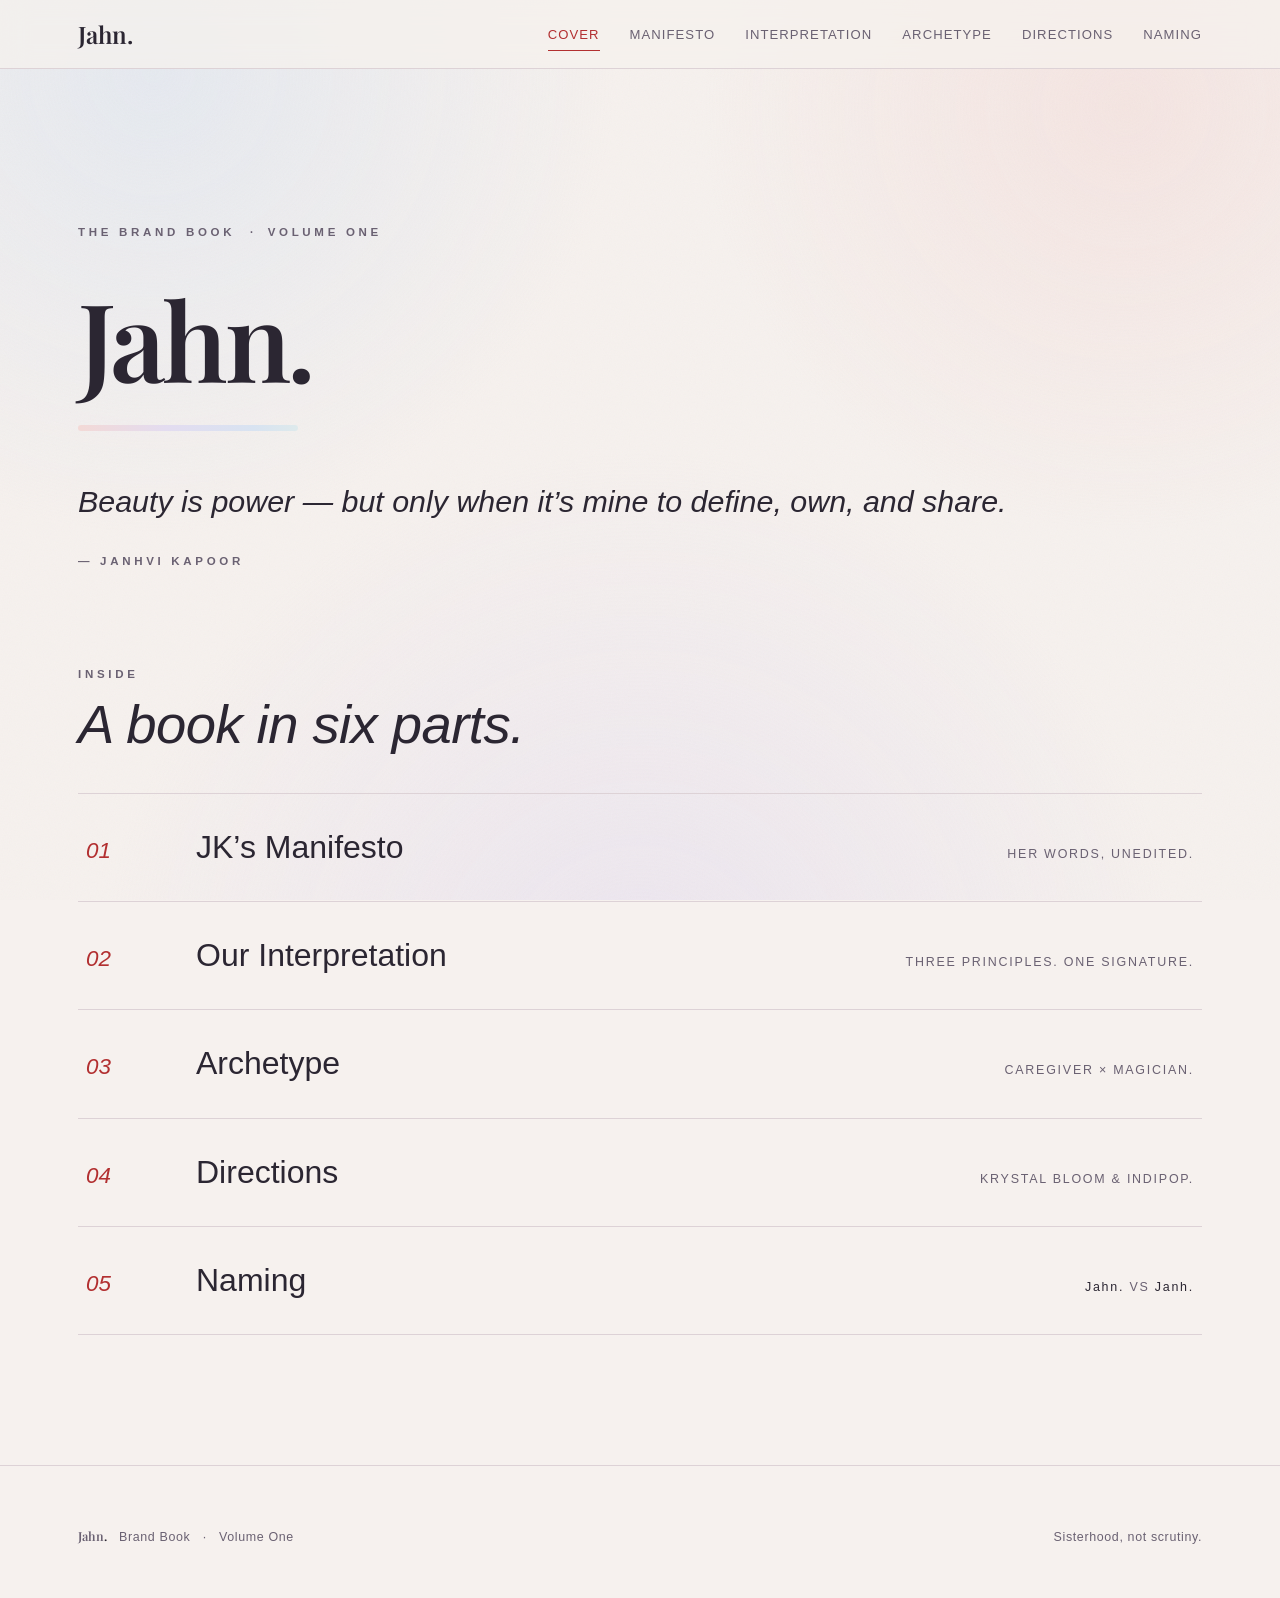
<file: index.html>
<!doctype html>
<html lang="en">
<head>
  <meta charset="utf-8" />
  <meta name="viewport" content="width=device-width,initial-scale=1" />
  <title>Jahn. — Brand Book</title>
  <meta name="description" content="The Jahn. brand book. A beauty brand built around sisterhood, transparency, and quiet magic." />
  <link rel="stylesheet" href="styles.css" />
</head>
<body>

  <header class="nav">
    <div class="wrap nav-inner">
      <a href="index.html" class="brand">Jahn<span class="dot">.</span></a>
      <button class="nav-toggle" aria-label="Menu">☰</button>
      <nav class="nav-links">
        <a href="index.html">Cover</a>
        <a href="manifesto.html">Manifesto</a>
        <a href="interpretation.html">Interpretation</a>
        <a href="archetype.html">Archetype</a>
        <a href="directions.html">Directions</a>
        <a href="naming.html">Naming</a>
      </nav>
    </div>
  </header>

  <main>

    <section class="hero">
      <div class="wrap">
        <div class="cover-meta reveal">
          <span class="eyebrow">The Brand Book</span>
          <span class="cover-meta-dot">·</span>
          <span class="eyebrow">Volume One</span>
        </div>

        <h1 class="display cover-mark wordmark reveal">
          Jahn<span class="dot">.</span>
        </h1>

        <div class="prism cover-prism reveal" aria-hidden="true"></div>

        <p class="lead measure reveal">
          Beauty is power — but only when it’s mine to define,
          own, and share.
        </p>

        <p class="cover-attrib eyebrow reveal">— Janhvi Kapoor</p>
      </div>
    </section>

    <section class="cover-toc">
      <div class="wrap">
        <div class="section-head reveal">
          <span class="eyebrow">Inside</span>
          <h2 class="serif-italic">A book in six parts.</h2>
        </div>

        <ol class="toc reveal">
          <li>
            <a href="manifesto.html">
              <span class="toc-num">01</span>
              <span class="toc-title">JK’s Manifesto</span>
              <span class="toc-note">Her words, unedited.</span>
            </a>
          </li>
          <li>
            <a href="interpretation.html">
              <span class="toc-num">02</span>
              <span class="toc-title">Our Interpretation</span>
              <span class="toc-note">Three principles. One signature.</span>
            </a>
          </li>
          <li>
            <a href="archetype.html">
              <span class="toc-num">03</span>
              <span class="toc-title">Archetype</span>
              <span class="toc-note">Caregiver × Magician.</span>
            </a>
          </li>
          <li>
            <a href="directions.html">
              <span class="toc-num">04</span>
              <span class="toc-title">Directions</span>
              <span class="toc-note">Krystal Bloom &amp; IndiPop.</span>
            </a>
          </li>
          <li>
            <a href="naming.html">
              <span class="toc-num">05</span>
              <span class="toc-title">Naming</span>
              <span class="toc-note"><span class="wordmark">Jahn<span class="dot">.</span></span> vs <span class="wordmark">Janh<span class="dot">.</span></span></span>
            </a>
          </li>
        </ol>
      </div>
    </section>

  </main>

  <footer class="foot">
    <div class="wrap foot-inner">
      <small><span class="wordmark">Jahn<span class="dot">.</span></span> &nbsp; Brand Book &nbsp; · &nbsp; Volume One</small>
      <small>Sisterhood, not scrutiny.</small>
    </div>
  </footer>

  <script src="app.js"></script>
</body>
</html>
</file>
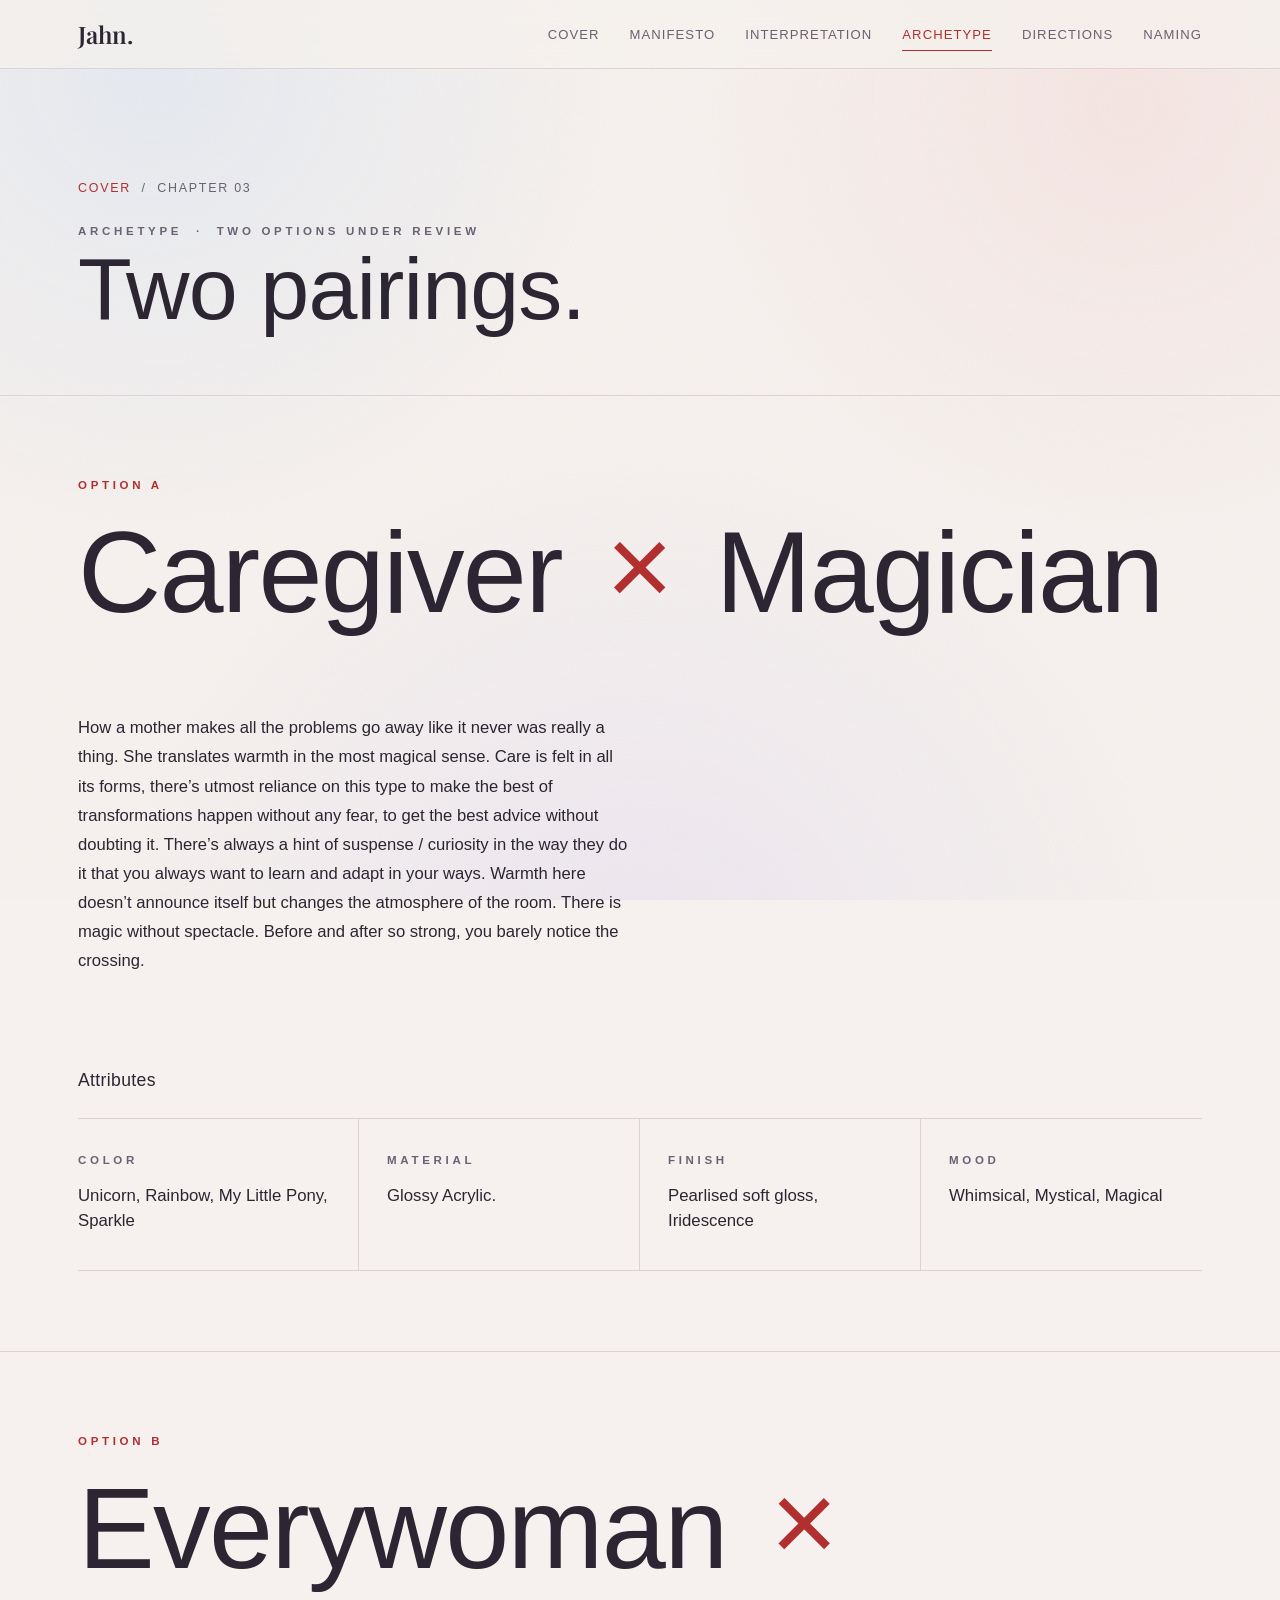
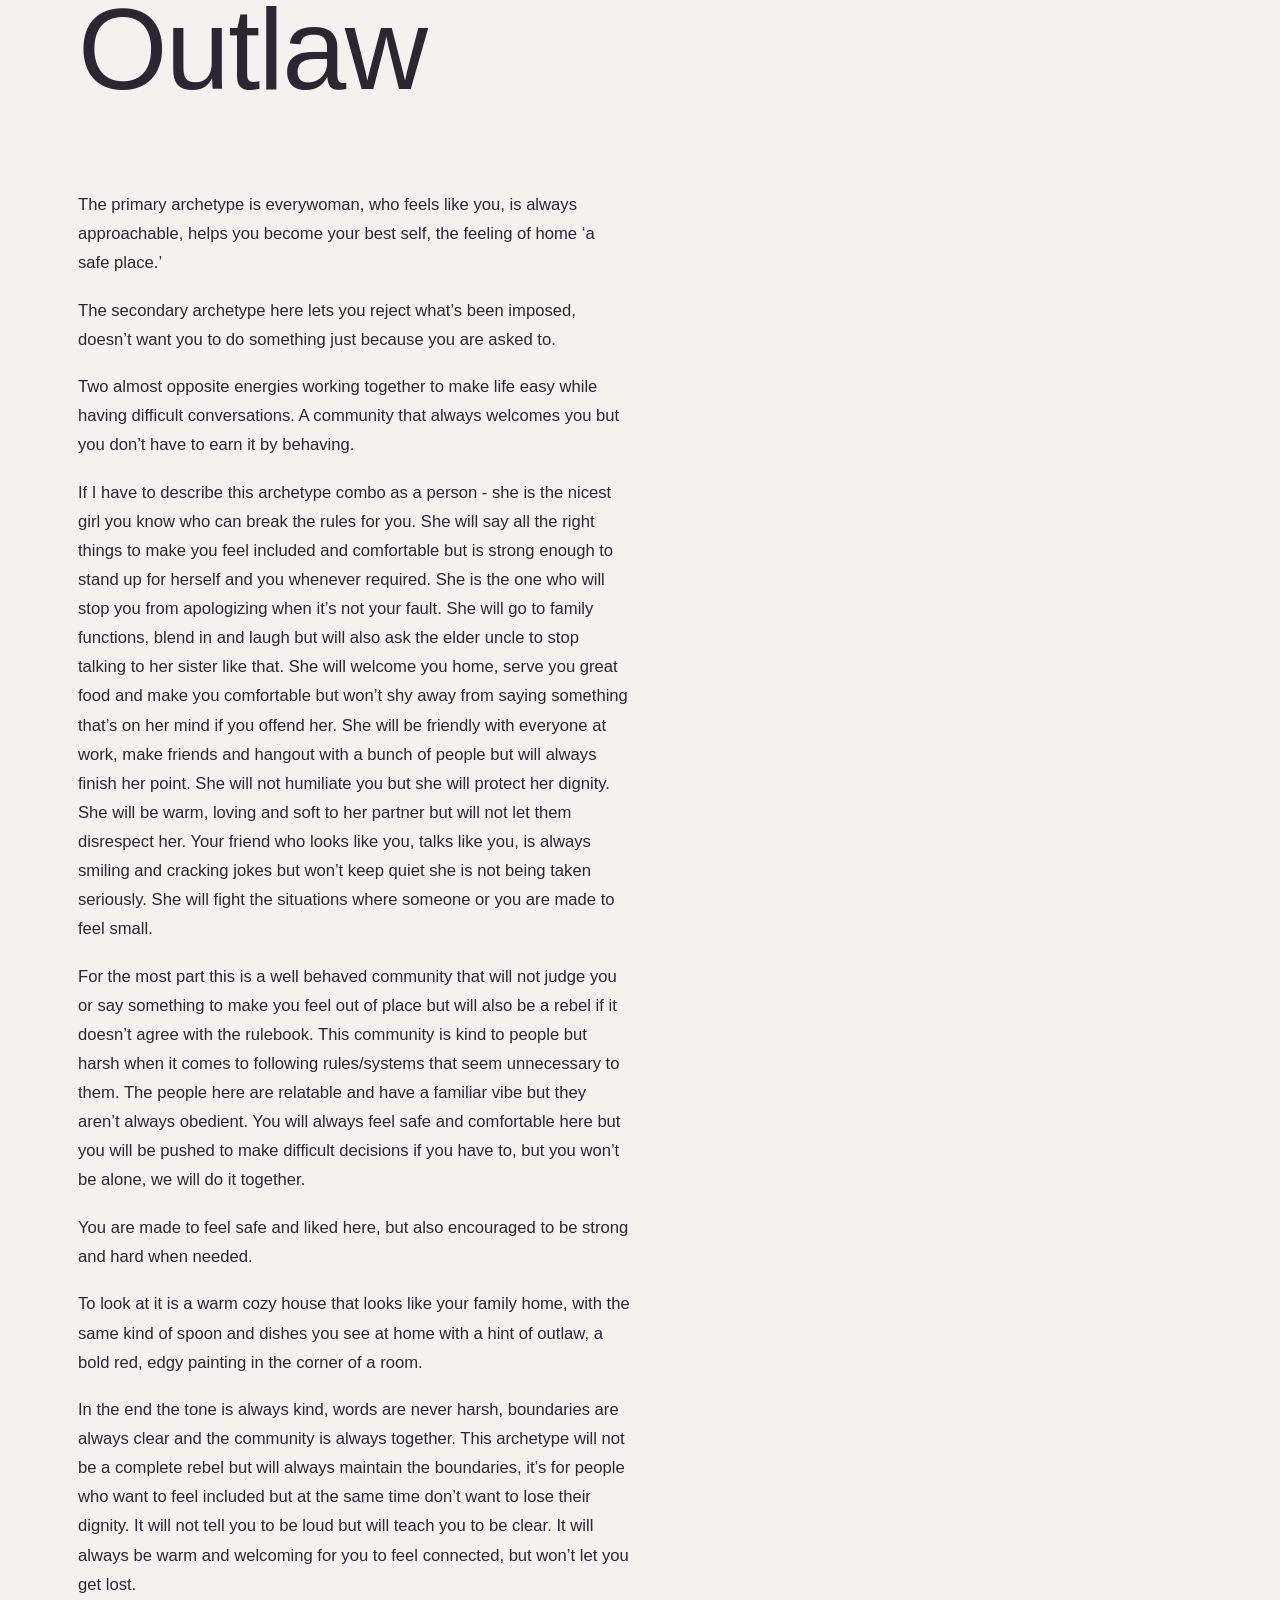
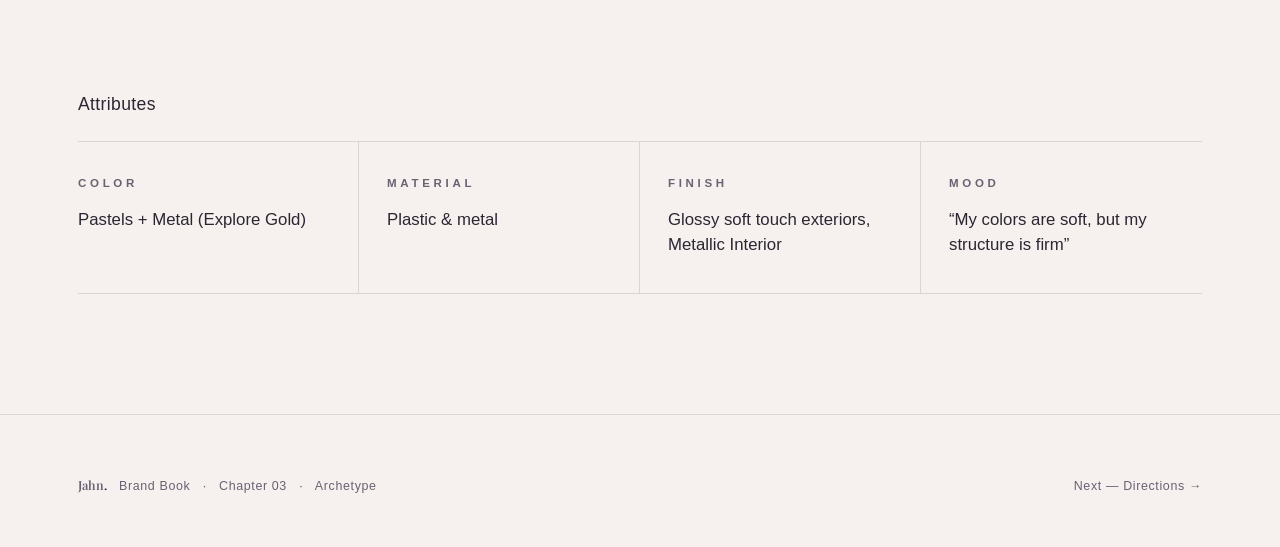
<file: archetype.html>
<!doctype html>
<html lang="en">
<head>
  <meta charset="utf-8" />
  <meta name="viewport" content="width=device-width,initial-scale=1" />
  <title>Archetype — Jahn.</title>
  <meta name="description" content="Two archetype pairings under review for Jahn." />
  <link rel="stylesheet" href="styles.css" />
</head>
<body>

  <header class="nav">
    <div class="wrap nav-inner">
      <a href="index.html" class="brand">Jahn<span class="dot">.</span></a>
      <button class="nav-toggle" aria-label="Menu">☰</button>
      <nav class="nav-links">
        <a href="index.html">Cover</a>
        <a href="manifesto.html">Manifesto</a>
        <a href="interpretation.html">Interpretation</a>
        <a href="archetype.html">Archetype</a>
        <a href="directions.html">Directions</a>
        <a href="naming.html">Naming</a>
      </nav>
    </div>
  </header>

  <main>

    <section class="page-intro">
      <div class="wrap">
        <p class="crumbs reveal"><a href="index.html">Cover</a> &nbsp;/&nbsp; Chapter 03</p>
        <span class="eyebrow reveal">Archetype &nbsp;·&nbsp; Two options under review</span>
        <h1 class="display reveal">Two pairings.</h1>
      </div>
    </section>

    <hr class="divider" />

    <!-- Option A -->
    <section class="archetype-option">
      <div class="wrap">
        <span class="eyebrow option-label reveal">Option A</span>
        <h2 class="display archetype-display reveal">
          Caregiver <span class="red archetype-cross">×</span> Magician
        </h2>
      </div>
    </section>

    <section class="interp-block">
      <div class="wrap">
        <div class="measure reveal">
          <p>How a mother makes all the problems go away like it never was really a thing. She translates warmth in the most magical sense. Care is felt in all its forms, there’s utmost reliance on this type to make the best of transformations happen without any fear, to get the best advice without doubting it. There’s always a hint of suspense / curiosity in the way they do it that you always want to learn and adapt in your ways. Warmth here doesn’t announce itself but changes the atmosphere of the room. There is magic without spectacle. Before and after so strong, you barely notice the crossing.</p>
        </div>
      </div>
    </section>

    <section class="attributes-section">
      <div class="wrap">
        <div class="section-head reveal">
          <h3>Attributes</h3>
        </div>

        <dl class="attributes reveal">
          <div class="attr">
            <dt class="eyebrow">Color</dt>
            <dd>Unicorn, Rainbow, My Little Pony, Sparkle</dd>
          </div>
          <div class="attr">
            <dt class="eyebrow">Material</dt>
            <dd>Glossy Acrylic.</dd>
          </div>
          <div class="attr">
            <dt class="eyebrow">Finish</dt>
            <dd>Pearlised soft gloss, Iridescence</dd>
          </div>
          <div class="attr">
            <dt class="eyebrow">Mood</dt>
            <dd>Whimsical, Mystical, Magical</dd>
          </div>
        </dl>
      </div>
    </section>

    <hr class="divider" />

    <!-- Option B -->
    <section class="archetype-option">
      <div class="wrap">
        <span class="eyebrow option-label reveal">Option B</span>
        <h2 class="display archetype-display reveal">
          Everywoman <span class="red archetype-cross">×</span> Outlaw
        </h2>
      </div>
    </section>

    <section class="interp-block">
      <div class="wrap">
        <div class="measure reveal">
          <p>The primary archetype is everywoman, who feels like you, is always approachable, helps you become your best self, the feeling of home ‘a safe place.’</p>

          <p>The secondary archetype here lets you reject what’s been imposed, doesn’t want you to do something just because you are asked to.</p>

          <p>Two almost opposite energies working together to make life easy while having difficult conversations. A community that always welcomes you but you don’t have to earn it by behaving.</p>

          <p>If I have to describe this archetype combo as a person - she is the nicest girl you know who can break the rules for you. She will say all the right things to make you feel included and comfortable but is strong enough to stand up for herself and you whenever required. She is the one who will stop you from apologizing when it’s not your fault. She will go to family functions, blend in and laugh but will also ask the elder uncle to stop talking to her sister like that. She will welcome you home, serve you great food and make you comfortable but won’t shy away from saying something that’s on her mind if you offend her. She will be friendly with everyone at work, make friends and hangout with a bunch of people but will always finish her point. She will not humiliate you but she will protect her dignity. She will be warm, loving and soft to her partner but will not let them disrespect her. Your friend who looks like you, talks like you, is always smiling and cracking jokes but won’t keep quiet she is not being taken seriously. She will fight the situations where someone or you are made to feel small.</p>

          <p>For the most part this is a well behaved community that will not judge you or say something to make you feel out of place but will also be a rebel if it doesn’t agree with the rulebook. This community is kind to people but harsh when it comes to following rules/systems that seem unnecessary to them. The people here are relatable and have a familiar vibe but they aren’t always obedient. You will always feel safe and comfortable here but you will be pushed to make difficult decisions if you have to, but you won’t be alone, we will do it together.</p>

          <p>You are made to feel safe and liked here, but also encouraged to be strong and hard when needed.</p>

          <p>To look at it is a warm cozy house that looks like your family home, with the same kind of spoon and dishes you see at home with a hint of outlaw, a bold red, edgy painting in the corner of a room.</p>

          <p>In the end the tone is always kind, words are never harsh, boundaries are always clear and the community is always together. This archetype will not be a complete rebel but will always maintain the boundaries, it’s for people who want to feel included but at the same time don’t want to lose their dignity. It will not tell you to be loud but will teach you to be clear. It will always be warm and welcoming for you to feel connected, but won’t let you get lost.</p>
        </div>
      </div>
    </section>

    <section class="attributes-section">
      <div class="wrap">
        <div class="section-head reveal">
          <h3>Attributes</h3>
        </div>

        <dl class="attributes reveal">
          <div class="attr">
            <dt class="eyebrow">Color</dt>
            <dd>Pastels + Metal (Explore Gold)</dd>
          </div>
          <div class="attr">
            <dt class="eyebrow">Material</dt>
            <dd>Plastic &amp; metal</dd>
          </div>
          <div class="attr">
            <dt class="eyebrow">Finish</dt>
            <dd>Glossy soft touch exteriors, Metallic Interior</dd>
          </div>
          <div class="attr">
            <dt class="eyebrow">Mood</dt>
            <dd>“My colors are soft, but my structure is firm”</dd>
          </div>
        </dl>
      </div>
    </section>

  </main>

  <footer class="foot">
    <div class="wrap foot-inner">
      <small><span class="wordmark">Jahn<span class="dot">.</span></span> &nbsp; Brand Book &nbsp; · &nbsp; Chapter 03 &nbsp; · &nbsp; Archetype</small>
      <small><a href="directions.html">Next — Directions →</a></small>
    </div>
  </footer>

  <script src="app.js"></script>
</body>
</html>
</file>
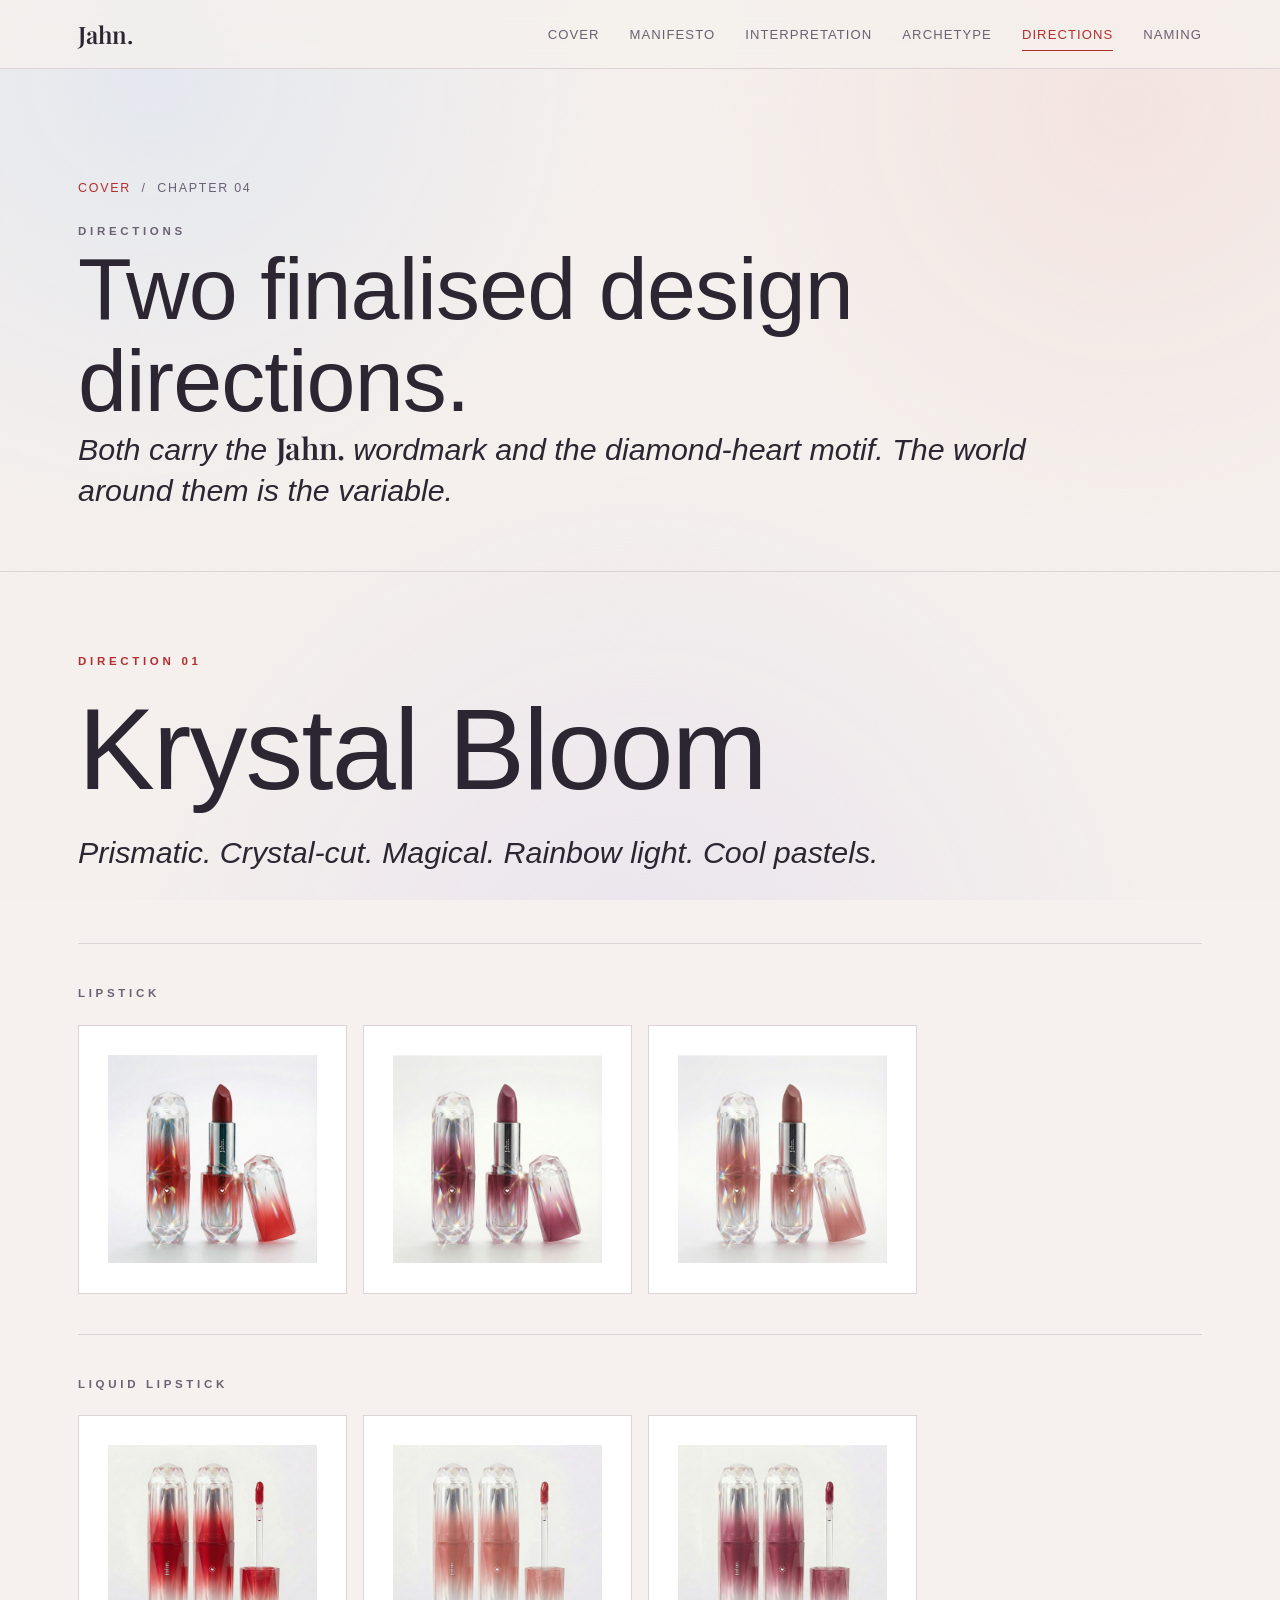
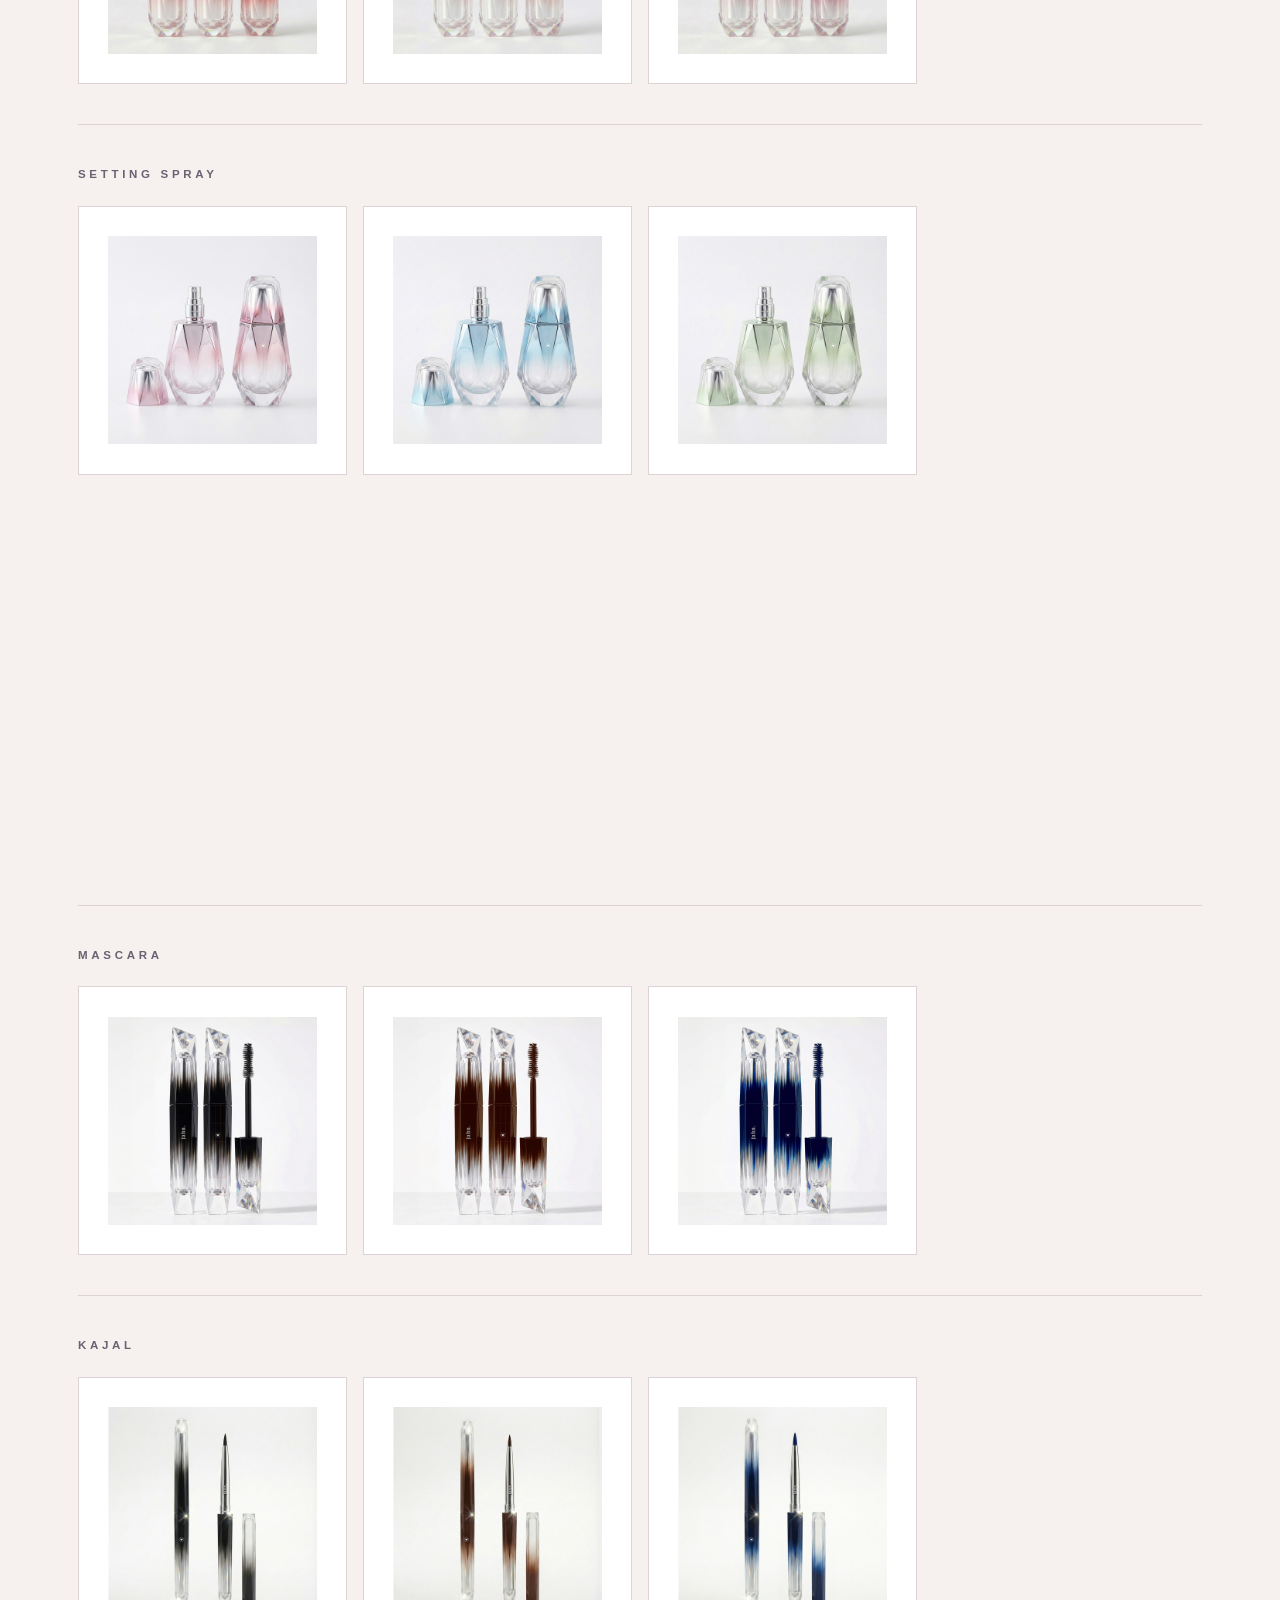
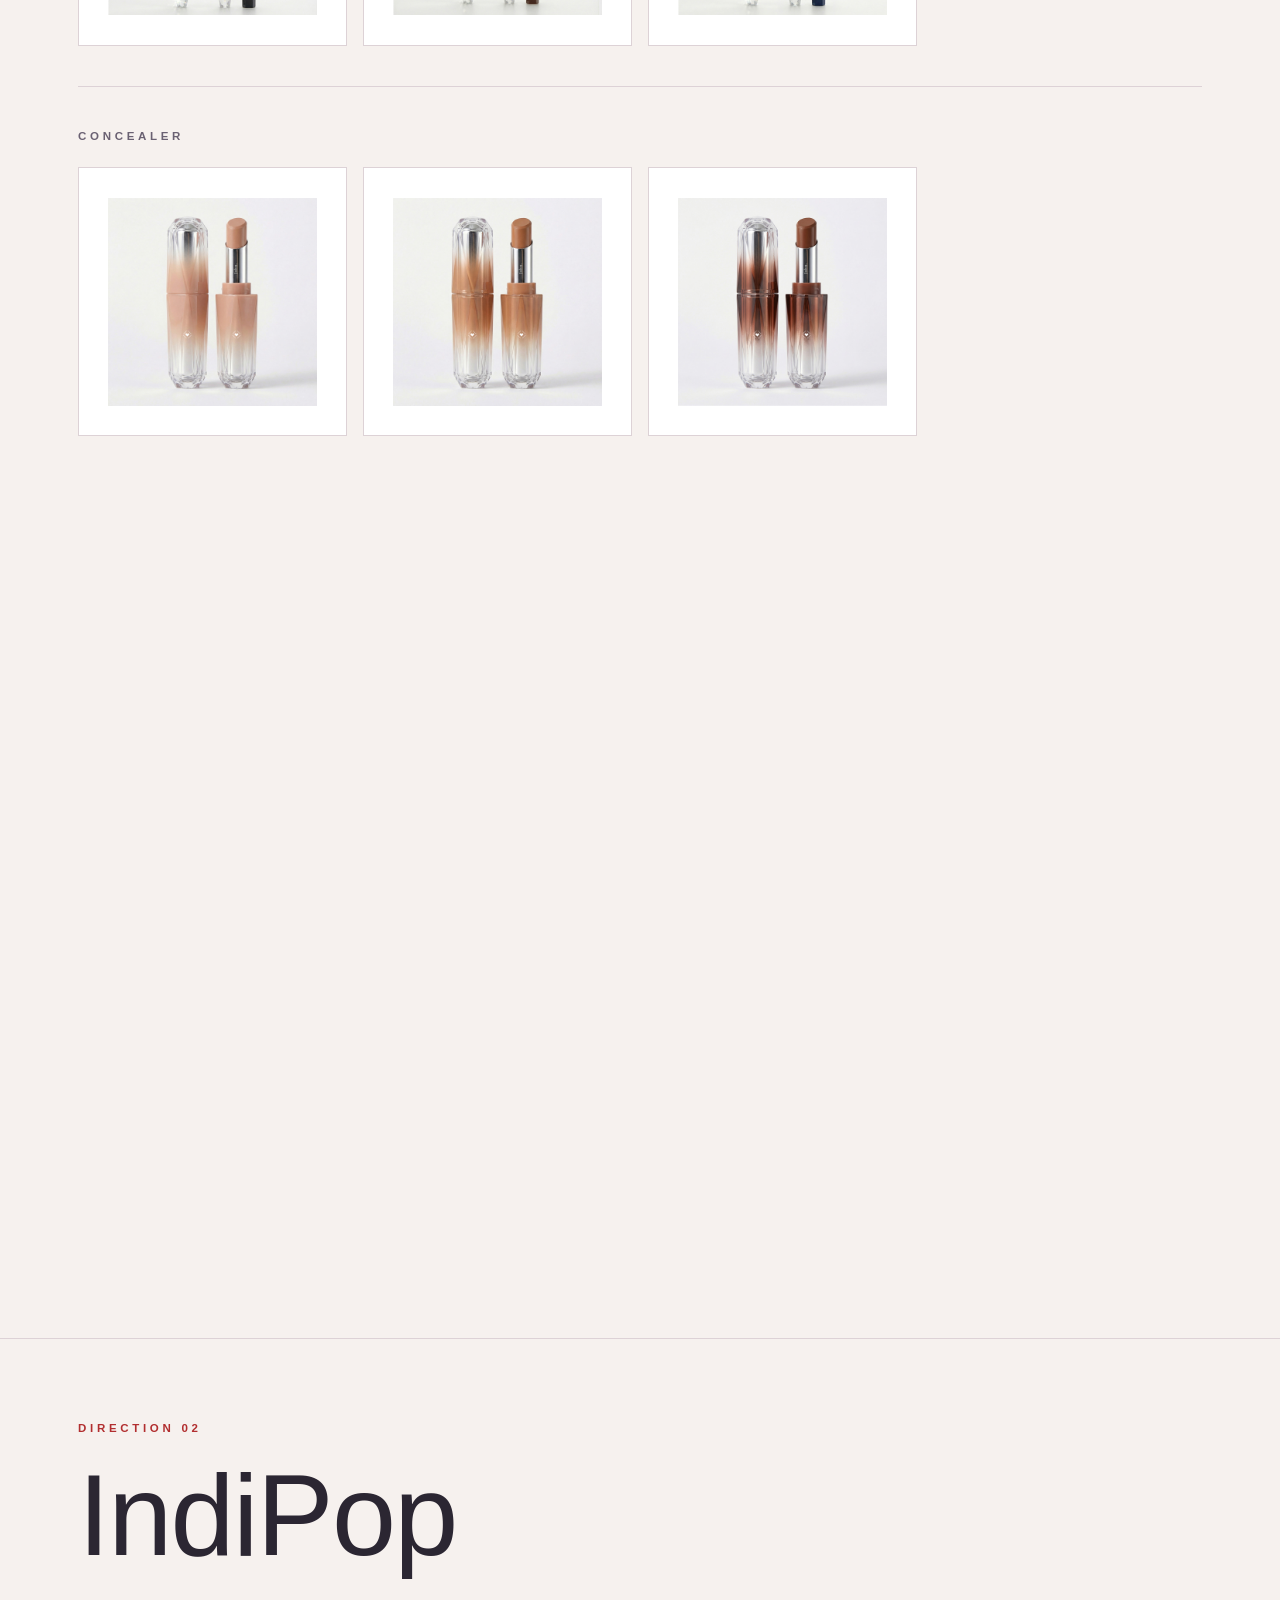
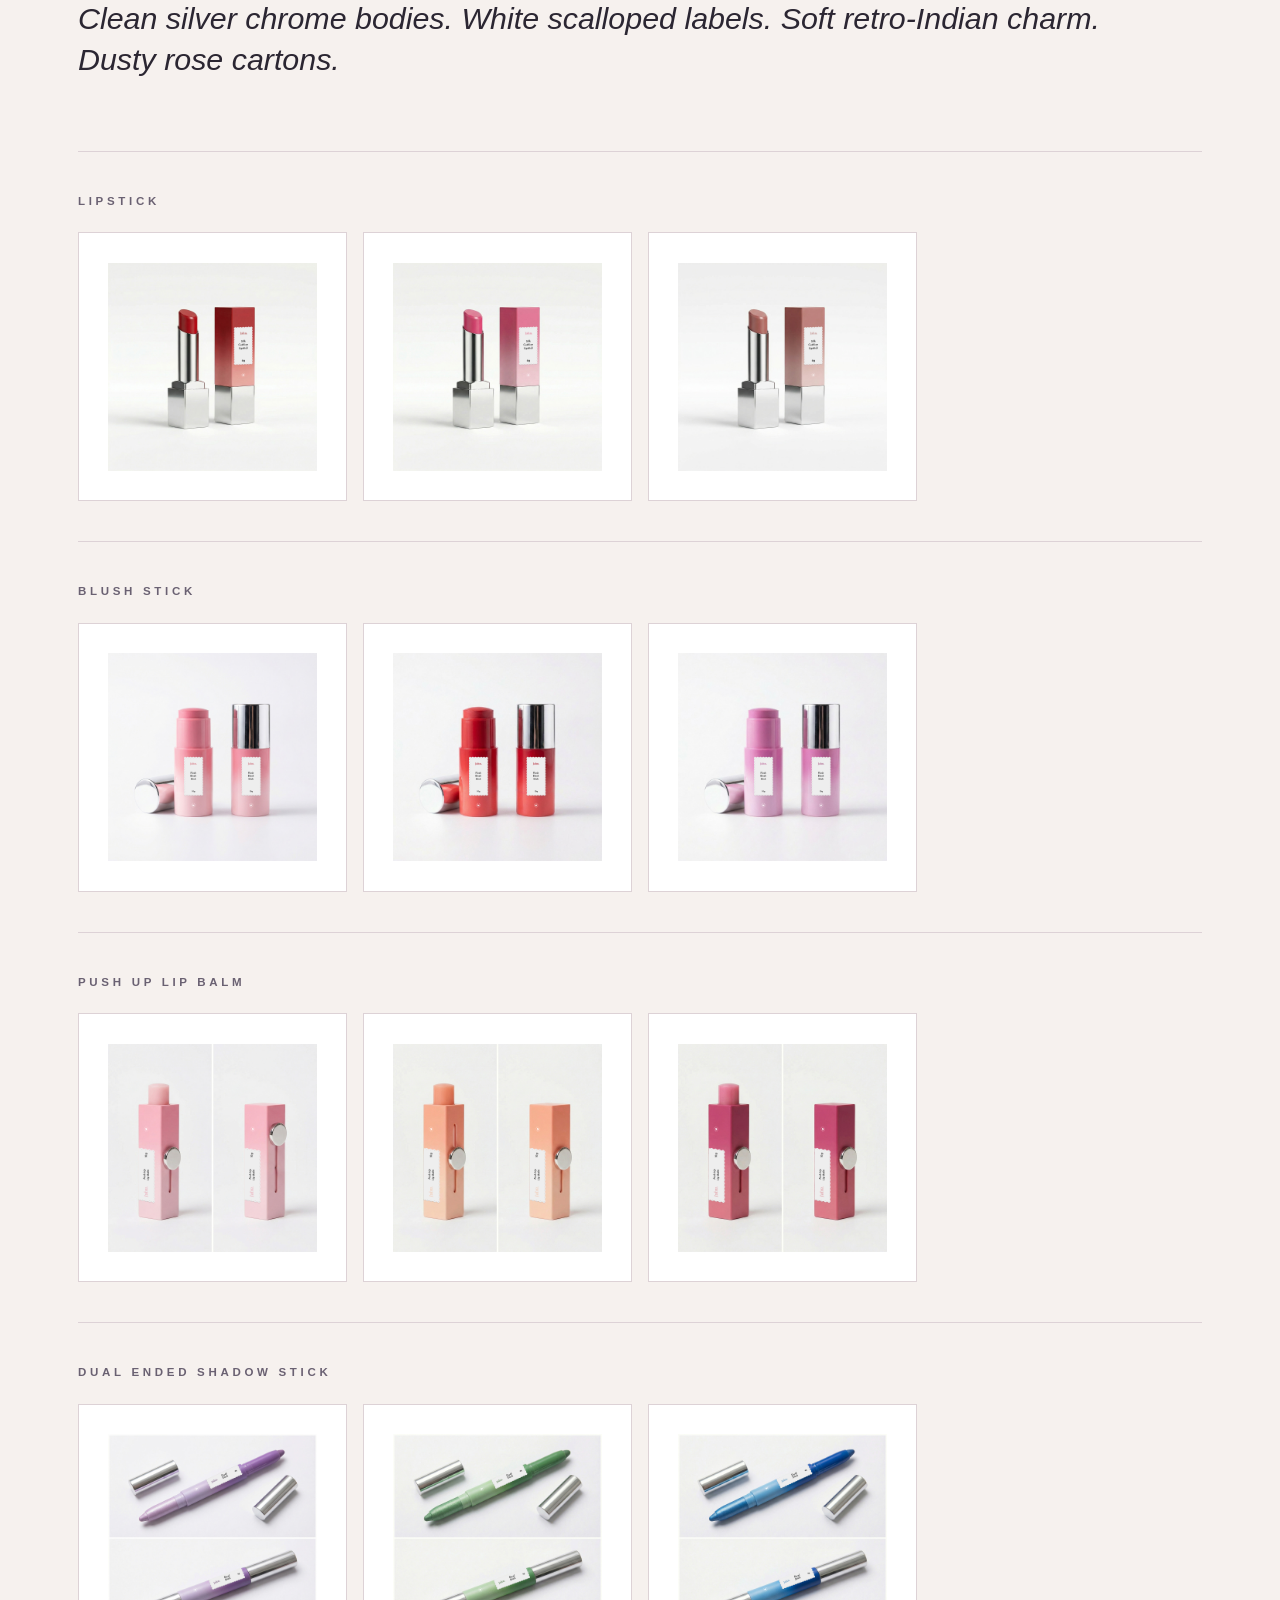
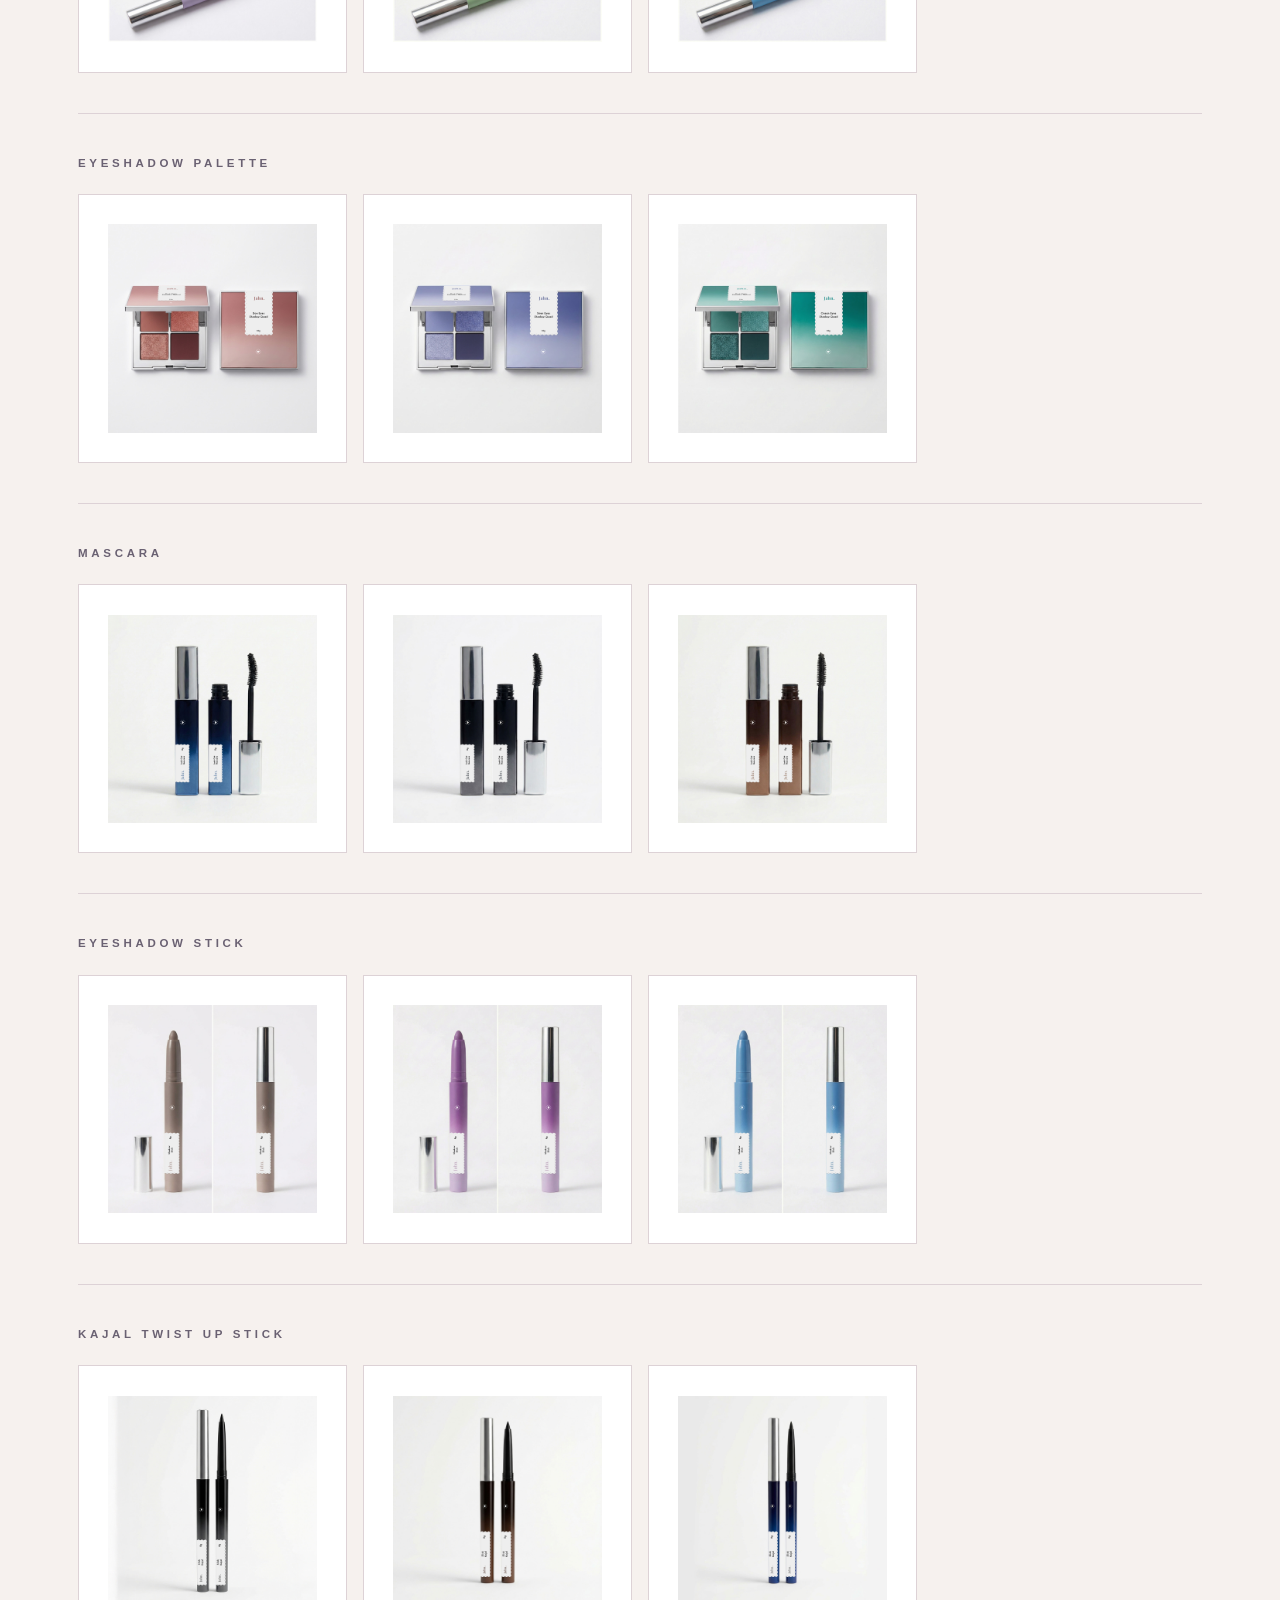
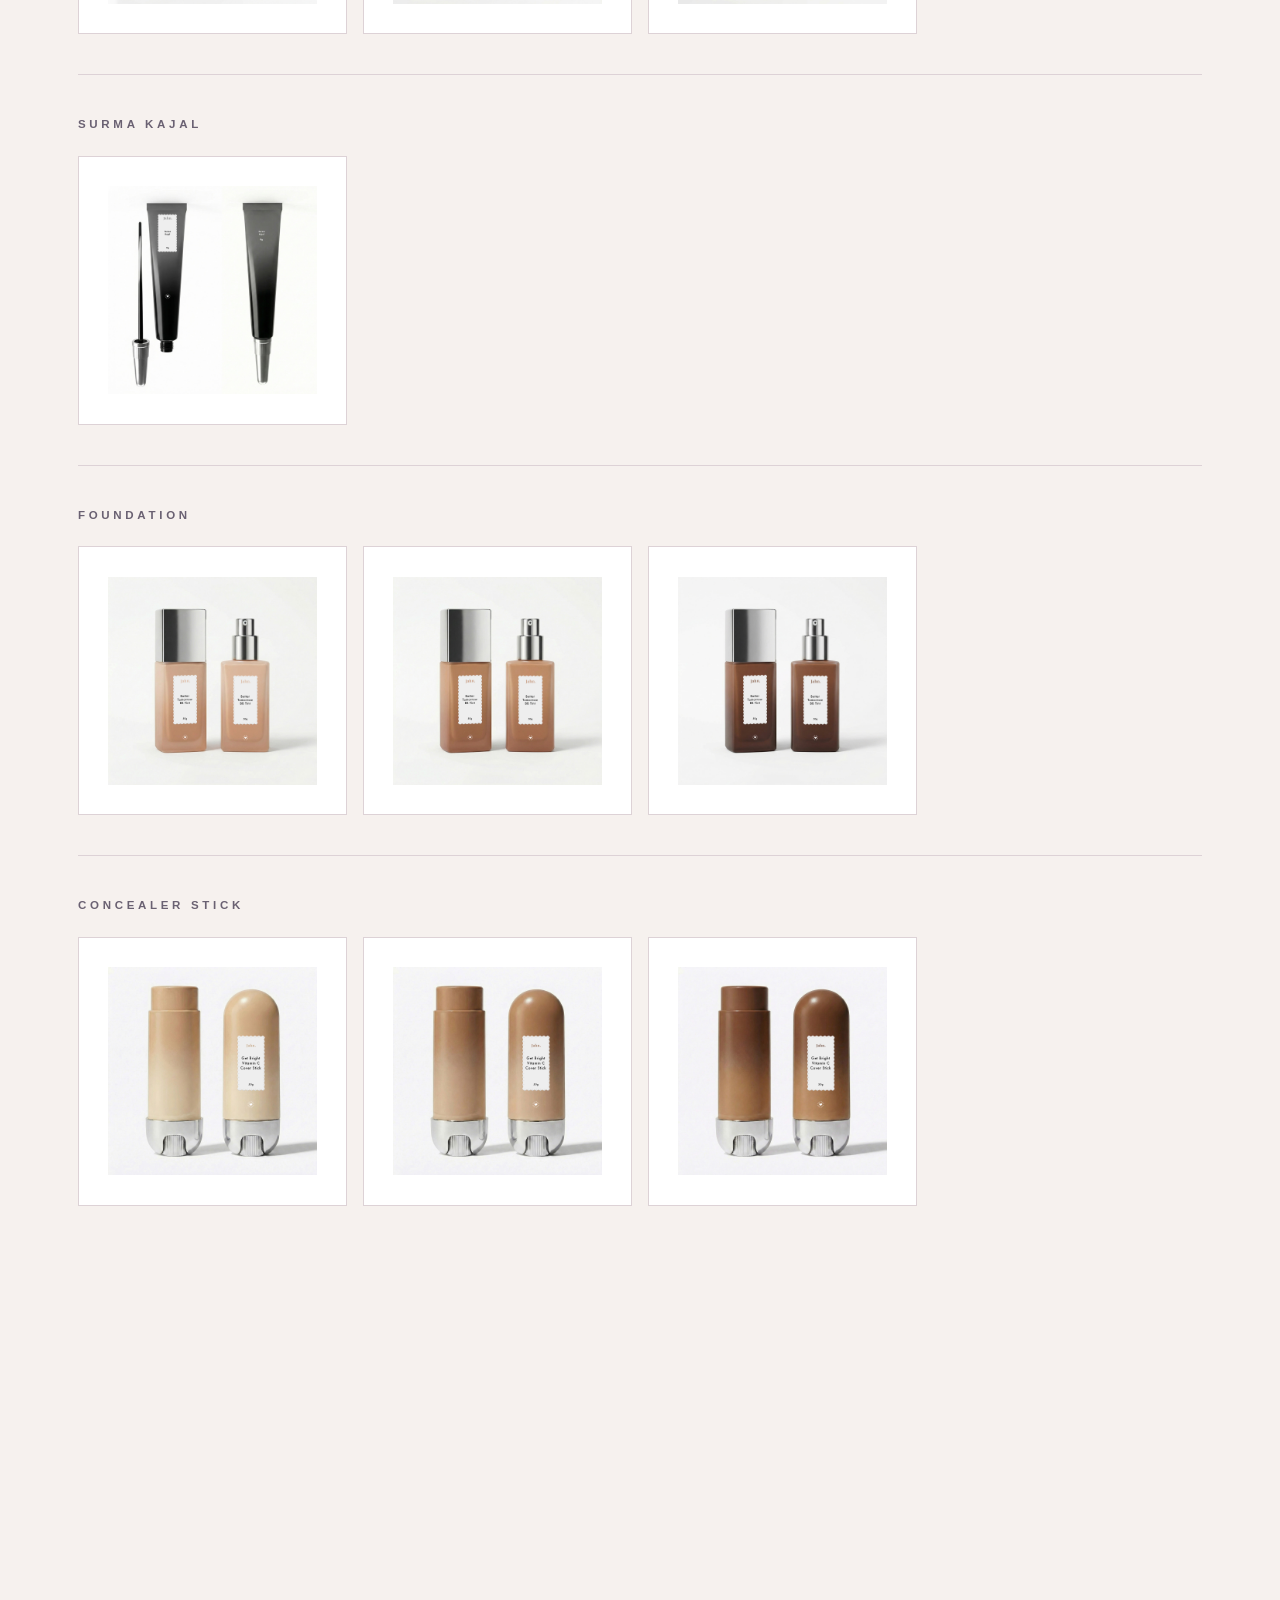
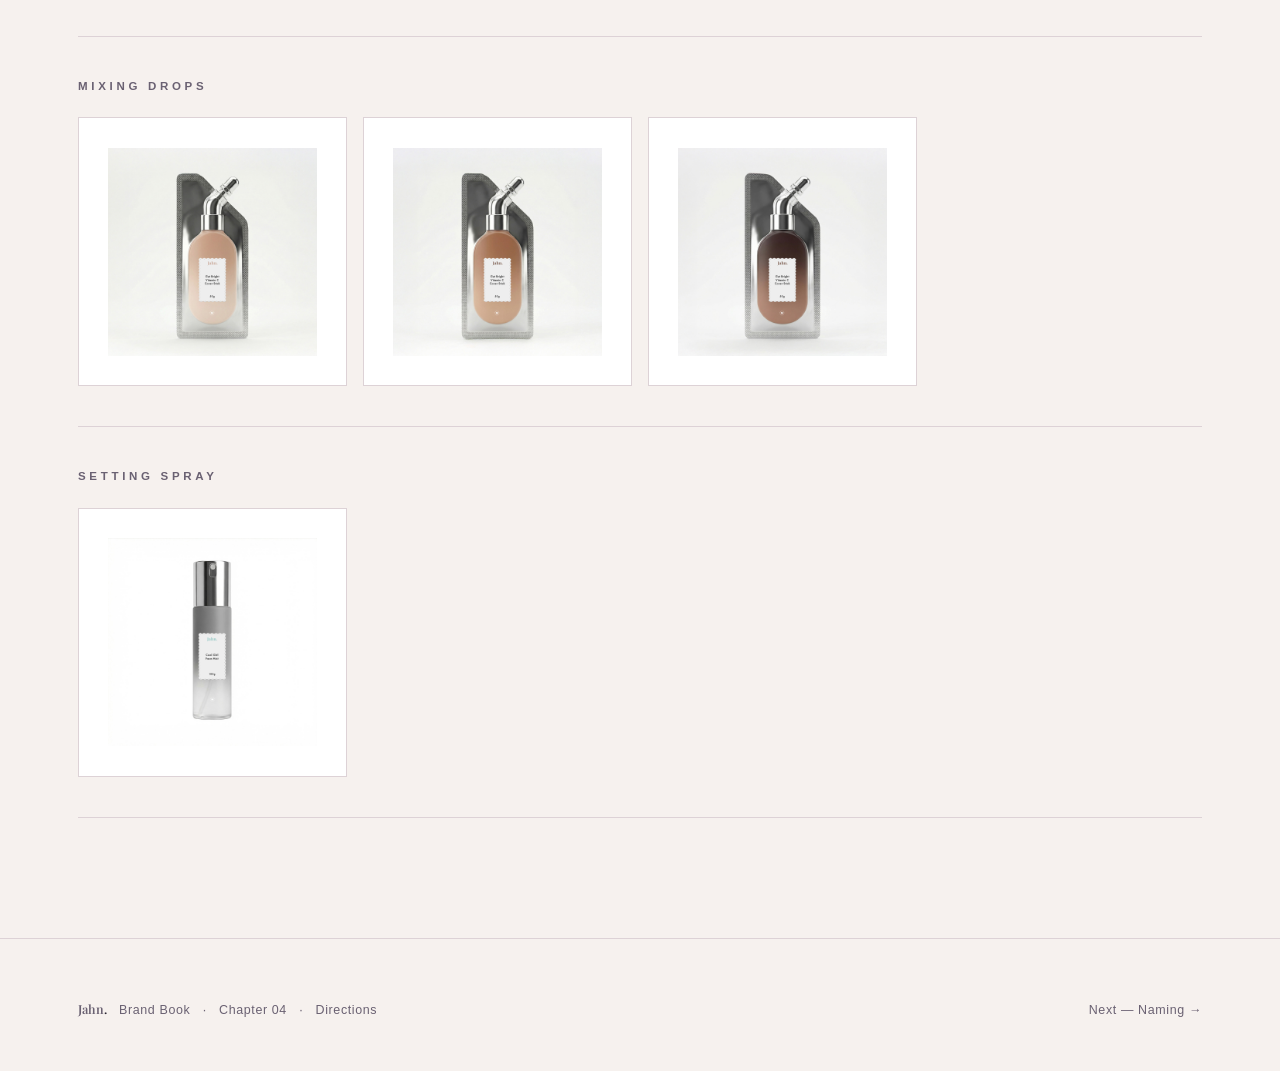
<file: directions.html>
<!doctype html>
<html lang="en">
<head>
  <meta charset="utf-8" />
  <meta name="viewport" content="width=device-width,initial-scale=1" />
  <title>Directions — Jahn.</title>
  <meta name="description" content="The two finalised design directions for Jahn.: Krystal Bloom and IndiPop." />
  <link rel="stylesheet" href="styles.css" />
</head>
<body>

  <header class="nav">
    <div class="wrap nav-inner">
      <a href="index.html" class="brand">Jahn<span class="dot">.</span></a>
      <button class="nav-toggle" aria-label="Menu">☰</button>
      <nav class="nav-links">
        <a href="index.html">Cover</a>
        <a href="manifesto.html">Manifesto</a>
        <a href="interpretation.html">Interpretation</a>
        <a href="archetype.html">Archetype</a>
        <a href="directions.html">Directions</a>
        <a href="naming.html">Naming</a>
      </nav>
    </div>
  </header>

  <main>

    <section class="page-intro">
      <div class="wrap">
        <p class="crumbs reveal"><a href="index.html">Cover</a> &nbsp;/&nbsp; Chapter 04</p>
        <span class="eyebrow reveal">Directions</span>
        <h1 class="display reveal">Two finalised design directions.</h1>
        <p class="lead measure reveal">Both carry the <span class="wordmark">Jahn<span class="dot">.</span></span> wordmark and the diamond-heart motif. The world around them is the variable.</p>
      </div>
    </section>

    <hr class="divider" />

    <!-- Direction 01 -->
    <section class="direction-header">
      <div class="wrap">
        <span class="eyebrow option-label reveal">Direction 01</span>
        <h2 class="display archetype-display reveal">Krystal Bloom</h2>
        <p class="lead measure reveal">Prismatic. Crystal-cut. Magical. Rainbow light. Cool pastels.</p>
      </div>
    </section>

    <section class="gallery-section">
      <div class="wrap">

        <div class="family reveal">
          <span class="eyebrow family-label">Lipstick</span>
          <div class="family-grid">
            <figure class="product"><img src="assets/krystal/02-lipstick.jpg" alt="Krystal Bloom Lipstick" loading="lazy"/></figure>
            <figure class="product"><img src="assets/krystal/02-lipstick-1.jpg" alt="Krystal Bloom Lipstick shade" loading="lazy"/></figure>
            <figure class="product"><img src="assets/krystal/02-lipstick-2.jpg" alt="Krystal Bloom Lipstick shade" loading="lazy"/></figure>
          </div>
        </div>

        <div class="family reveal">
          <span class="eyebrow family-label">Liquid Lipstick</span>
          <div class="family-grid">
            <figure class="product"><img src="assets/krystal/liquid-lipstick.jpg" alt="Krystal Bloom Liquid Lipstick" loading="lazy"/></figure>
            <figure class="product"><img src="assets/krystal/liquid-lipstick-1.jpg" alt="Krystal Bloom Liquid Lipstick shade" loading="lazy"/></figure>
            <figure class="product"><img src="assets/krystal/liquid-lipstick-2.jpg" alt="Krystal Bloom Liquid Lipstick shade" loading="lazy"/></figure>
          </div>
        </div>

        <div class="family reveal">
          <span class="eyebrow family-label">Setting Spray</span>
          <div class="family-grid">
            <figure class="product"><img src="assets/krystal/setting-spray.jpg" alt="Krystal Bloom Setting Spray" loading="lazy"/></figure>
            <figure class="product"><img src="assets/krystal/setting-spray-1.jpg" alt="Krystal Bloom Setting Spray shade" loading="lazy"/></figure>
            <figure class="product"><img src="assets/krystal/setting-spray-2.jpg" alt="Krystal Bloom Setting Spray shade" loading="lazy"/></figure>
          </div>
        </div>

        <div class="family reveal">
          <span class="eyebrow family-label">Lip Balm</span>
          <div class="family-grid">
            <figure class="product"><img src="assets/krystal/lip-balm.jpg" alt="Krystal Bloom Lip Balm" loading="lazy"/></figure>
            <figure class="product"><img src="assets/krystal/lip-balm-1.jpg" alt="Krystal Bloom Lip Balm shade" loading="lazy"/></figure>
            <figure class="product"><img src="assets/krystal/lip-balm-2.jpg" alt="Krystal Bloom Lip Balm shade" loading="lazy"/></figure>
          </div>
        </div>

        <div class="family reveal">
          <span class="eyebrow family-label">Mascara</span>
          <div class="family-grid">
            <figure class="product"><img src="assets/krystal/mascara.jpg" alt="Krystal Bloom Mascara" loading="lazy"/></figure>
            <figure class="product"><img src="assets/krystal/mascara-1.jpg" alt="Krystal Bloom Mascara shade" loading="lazy"/></figure>
            <figure class="product"><img src="assets/krystal/mascara-2.jpg" alt="Krystal Bloom Mascara shade" loading="lazy"/></figure>
          </div>
        </div>

        <div class="family reveal">
          <span class="eyebrow family-label">Kajal</span>
          <div class="family-grid">
            <figure class="product"><img src="assets/krystal/kajal.jpg" alt="Krystal Bloom Kajal" loading="lazy"/></figure>
            <figure class="product"><img src="assets/krystal/kajal-1.jpg" alt="Krystal Bloom Kajal shade" loading="lazy"/></figure>
            <figure class="product"><img src="assets/krystal/kajal-2.jpg" alt="Krystal Bloom Kajal shade" loading="lazy"/></figure>
          </div>
        </div>

        <div class="family reveal">
          <span class="eyebrow family-label">Concealer</span>
          <div class="family-grid">
            <figure class="product"><img src="assets/krystal/concealer.jpg" alt="Krystal Bloom Concealer" loading="lazy"/></figure>
            <figure class="product"><img src="assets/krystal/concealer-1.jpg" alt="Krystal Bloom Concealer shade" loading="lazy"/></figure>
            <figure class="product"><img src="assets/krystal/concealer-2.jpg" alt="Krystal Bloom Concealer shade" loading="lazy"/></figure>
          </div>
        </div>

        <div class="family reveal">
          <span class="eyebrow family-label">Foundation</span>
          <div class="family-grid">
            <figure class="product"><img src="assets/krystal/foundation.jpg" alt="Krystal Bloom Foundation" loading="lazy"/></figure>
            <figure class="product"><img src="assets/krystal/foundation-1.jpg" alt="Krystal Bloom Foundation shade" loading="lazy"/></figure>
            <figure class="product"><img src="assets/krystal/foundation-2.jpg" alt="Krystal Bloom Foundation shade" loading="lazy"/></figure>
          </div>
        </div>

        <div class="family reveal">
          <span class="eyebrow family-label">Skin Tint</span>
          <div class="family-grid">
            <figure class="product"><img src="assets/krystal/01-skin-tint.jpg" alt="Krystal Bloom Skin Tint" loading="lazy"/></figure>
            <figure class="product"><img src="assets/krystal/01-skin-tint-1.jpg" alt="Krystal Bloom Skin Tint shade" loading="lazy"/></figure>
            <figure class="product"><img src="assets/krystal/01-skin-tint-2.jpg" alt="Krystal Bloom Skin Tint shade" loading="lazy"/></figure>
          </div>
        </div>

      </div>
    </section>

    <hr class="divider" />

    <!-- Direction 02 -->
    <section class="direction-header">
      <div class="wrap">
        <span class="eyebrow option-label reveal">Direction 02</span>
        <h2 class="display archetype-display reveal">IndiPop</h2>
        <p class="lead measure reveal">Clean silver chrome bodies. White scalloped labels. Soft retro-Indian charm. Dusty rose cartons.</p>
      </div>
    </section>

    <section class="gallery-section">
      <div class="wrap">

        <div class="family reveal">
          <span class="eyebrow family-label">Lipstick</span>
          <div class="family-grid">
            <figure class="product"><img src="assets/indipop/red-lipstick.jpg" alt="IndiPop Lipstick — Red" loading="lazy"/></figure>
            <figure class="product"><img src="assets/indipop/pink-lipstick.jpg" alt="IndiPop Lipstick — Pink" loading="lazy"/></figure>
            <figure class="product"><img src="assets/indipop/nude-lipstick.jpg" alt="IndiPop Lipstick — Nude" loading="lazy"/></figure>
          </div>
        </div>

        <div class="family reveal">
          <span class="eyebrow family-label">Blush Stick</span>
          <div class="family-grid">
            <figure class="product"><img src="assets/indipop/blush-stick.jpg" alt="IndiPop Blush Stick" loading="lazy"/></figure>
            <figure class="product"><img src="assets/indipop/blush-stick-1.jpg" alt="IndiPop Blush Stick shade" loading="lazy"/></figure>
            <figure class="product"><img src="assets/indipop/blush-stick-2.jpg" alt="IndiPop Blush Stick shade" loading="lazy"/></figure>
          </div>
        </div>

        <div class="family reveal">
          <span class="eyebrow family-label">Push Up Lip Balm</span>
          <div class="family-grid">
            <figure class="product"><img src="assets/indipop/push-up-lip-balm.jpg" alt="IndiPop Push Up Lip Balm" loading="lazy"/></figure>
            <figure class="product"><img src="assets/indipop/push-up-lip-balm-1.jpg" alt="IndiPop Push Up Lip Balm shade" loading="lazy"/></figure>
            <figure class="product"><img src="assets/indipop/push-up-lip-balm-2.jpg" alt="IndiPop Push Up Lip Balm shade" loading="lazy"/></figure>
          </div>
        </div>

        <div class="family reveal">
          <span class="eyebrow family-label">Dual Ended Shadow Stick</span>
          <div class="family-grid">
            <figure class="product"><img src="assets/indipop/dual-ended-shadow-stick.jpg" alt="IndiPop Dual Ended Shadow Stick" loading="lazy"/></figure>
            <figure class="product"><img src="assets/indipop/dual-ended-shadow-stick-1.jpg" alt="IndiPop Dual Ended Shadow Stick shade" loading="lazy"/></figure>
            <figure class="product"><img src="assets/indipop/dual-ended-shadow-stick-2.jpg" alt="IndiPop Dual Ended Shadow Stick shade" loading="lazy"/></figure>
          </div>
        </div>

        <div class="family reveal">
          <span class="eyebrow family-label">Eyeshadow Palette</span>
          <div class="family-grid">
            <figure class="product"><img src="assets/indipop/eyeshadow-palette.jpg" alt="IndiPop Eyeshadow Palette" loading="lazy"/></figure>
            <figure class="product"><img src="assets/indipop/eyeshadow-palette-1.jpg" alt="IndiPop Eyeshadow Palette variant" loading="lazy"/></figure>
            <figure class="product"><img src="assets/indipop/eyeshadow-palette-2.jpg" alt="IndiPop Eyeshadow Palette variant" loading="lazy"/></figure>
          </div>
        </div>

        <div class="family reveal">
          <span class="eyebrow family-label">Mascara</span>
          <div class="family-grid">
            <figure class="product"><img src="assets/indipop/blue-mascara.jpg" alt="IndiPop Mascara — Blue" loading="lazy"/></figure>
            <figure class="product"><img src="assets/indipop/black-mascara.jpg" alt="IndiPop Mascara — Black" loading="lazy"/></figure>
            <figure class="product"><img src="assets/indipop/brown-mascara.jpg" alt="IndiPop Mascara — Brown" loading="lazy"/></figure>
          </div>
        </div>

        <div class="family reveal">
          <span class="eyebrow family-label">Eyeshadow Stick</span>
          <div class="family-grid">
            <figure class="product"><img src="assets/indipop/eyeshadow-stick.jpg" alt="IndiPop Eyeshadow Stick" loading="lazy"/></figure>
            <figure class="product"><img src="assets/indipop/eyeshadow-stick-1.jpg" alt="IndiPop Eyeshadow Stick shade" loading="lazy"/></figure>
            <figure class="product"><img src="assets/indipop/eyeshadow-stick-2.jpg" alt="IndiPop Eyeshadow Stick shade" loading="lazy"/></figure>
          </div>
        </div>

        <div class="family reveal">
          <span class="eyebrow family-label">Kajal Twist Up Stick</span>
          <div class="family-grid">
            <figure class="product"><img src="assets/indipop/kajal-twist-up-stick.jpg" alt="IndiPop Kajal Twist Up Stick" loading="lazy"/></figure>
            <figure class="product"><img src="assets/indipop/kajal-twist-up-stick-1.jpg" alt="IndiPop Kajal Twist Up Stick shade" loading="lazy"/></figure>
            <figure class="product"><img src="assets/indipop/kajal-twist-up-stick-2.jpg" alt="IndiPop Kajal Twist Up Stick shade" loading="lazy"/></figure>
          </div>
        </div>

        <div class="family reveal">
          <span class="eyebrow family-label">Surma Kajal</span>
          <div class="family-grid">
            <figure class="product"><img src="assets/indipop/surma-kajal.jpg" alt="IndiPop Surma Kajal" loading="lazy"/></figure>
          </div>
        </div>

        <div class="family reveal">
          <span class="eyebrow family-label">Foundation</span>
          <div class="family-grid">
            <figure class="product"><img src="assets/indipop/light-foundation.jpg" alt="IndiPop Foundation — Light" loading="lazy"/></figure>
            <figure class="product"><img src="assets/indipop/medium-foundation.jpg" alt="IndiPop Foundation — Medium" loading="lazy"/></figure>
            <figure class="product"><img src="assets/indipop/deep-foundation.jpg" alt="IndiPop Foundation — Deep" loading="lazy"/></figure>
          </div>
        </div>

        <div class="family reveal">
          <span class="eyebrow family-label">Concealer Stick</span>
          <div class="family-grid">
            <figure class="product"><img src="assets/indipop/light-concealer-stick.jpg" alt="IndiPop Concealer Stick — Light" loading="lazy"/></figure>
            <figure class="product"><img src="assets/indipop/medium-concealer-stick.jpg" alt="IndiPop Concealer Stick — Medium" loading="lazy"/></figure>
            <figure class="product"><img src="assets/indipop/deep-concealer-stick.jpg" alt="IndiPop Concealer Stick — Deep" loading="lazy"/></figure>
          </div>
        </div>

        <div class="family reveal">
          <span class="eyebrow family-label">Skin Tint</span>
          <div class="family-grid">
            <figure class="product"><img src="assets/indipop/light-skin-tint.jpg" alt="IndiPop Skin Tint — Light" loading="lazy"/></figure>
            <figure class="product"><img src="assets/indipop/medium-skin-tint.jpg" alt="IndiPop Skin Tint — Medium" loading="lazy"/></figure>
            <figure class="product"><img src="assets/indipop/deep-skin-tint.jpg" alt="IndiPop Skin Tint — Deep" loading="lazy"/></figure>
          </div>
        </div>

        <div class="family reveal">
          <span class="eyebrow family-label">Mixing Drops</span>
          <div class="family-grid">
            <figure class="product"><img src="assets/indipop/light-mixing-drops.jpg" alt="IndiPop Mixing Drops — Light" loading="lazy"/></figure>
            <figure class="product"><img src="assets/indipop/medium-mixing-drops.jpg" alt="IndiPop Mixing Drops — Medium" loading="lazy"/></figure>
            <figure class="product"><img src="assets/indipop/deep-mixing-drops.jpg" alt="IndiPop Mixing Drops — Deep" loading="lazy"/></figure>
          </div>
        </div>

        <div class="family reveal">
          <span class="eyebrow family-label">Setting Spray</span>
          <div class="family-grid">
            <figure class="product"><img src="assets/indipop/setting-spray.jpg" alt="IndiPop Setting Spray" loading="lazy"/></figure>
          </div>
        </div>

      </div>
    </section>

  </main>

  <footer class="foot">
    <div class="wrap foot-inner">
      <small><span class="wordmark">Jahn<span class="dot">.</span></span> &nbsp; Brand Book &nbsp; · &nbsp; Chapter 04 &nbsp; · &nbsp; Directions</small>
      <small><a href="naming.html">Next — Naming →</a></small>
    </div>
  </footer>

  <script src="app.js"></script>
</body>
</html>
</file>
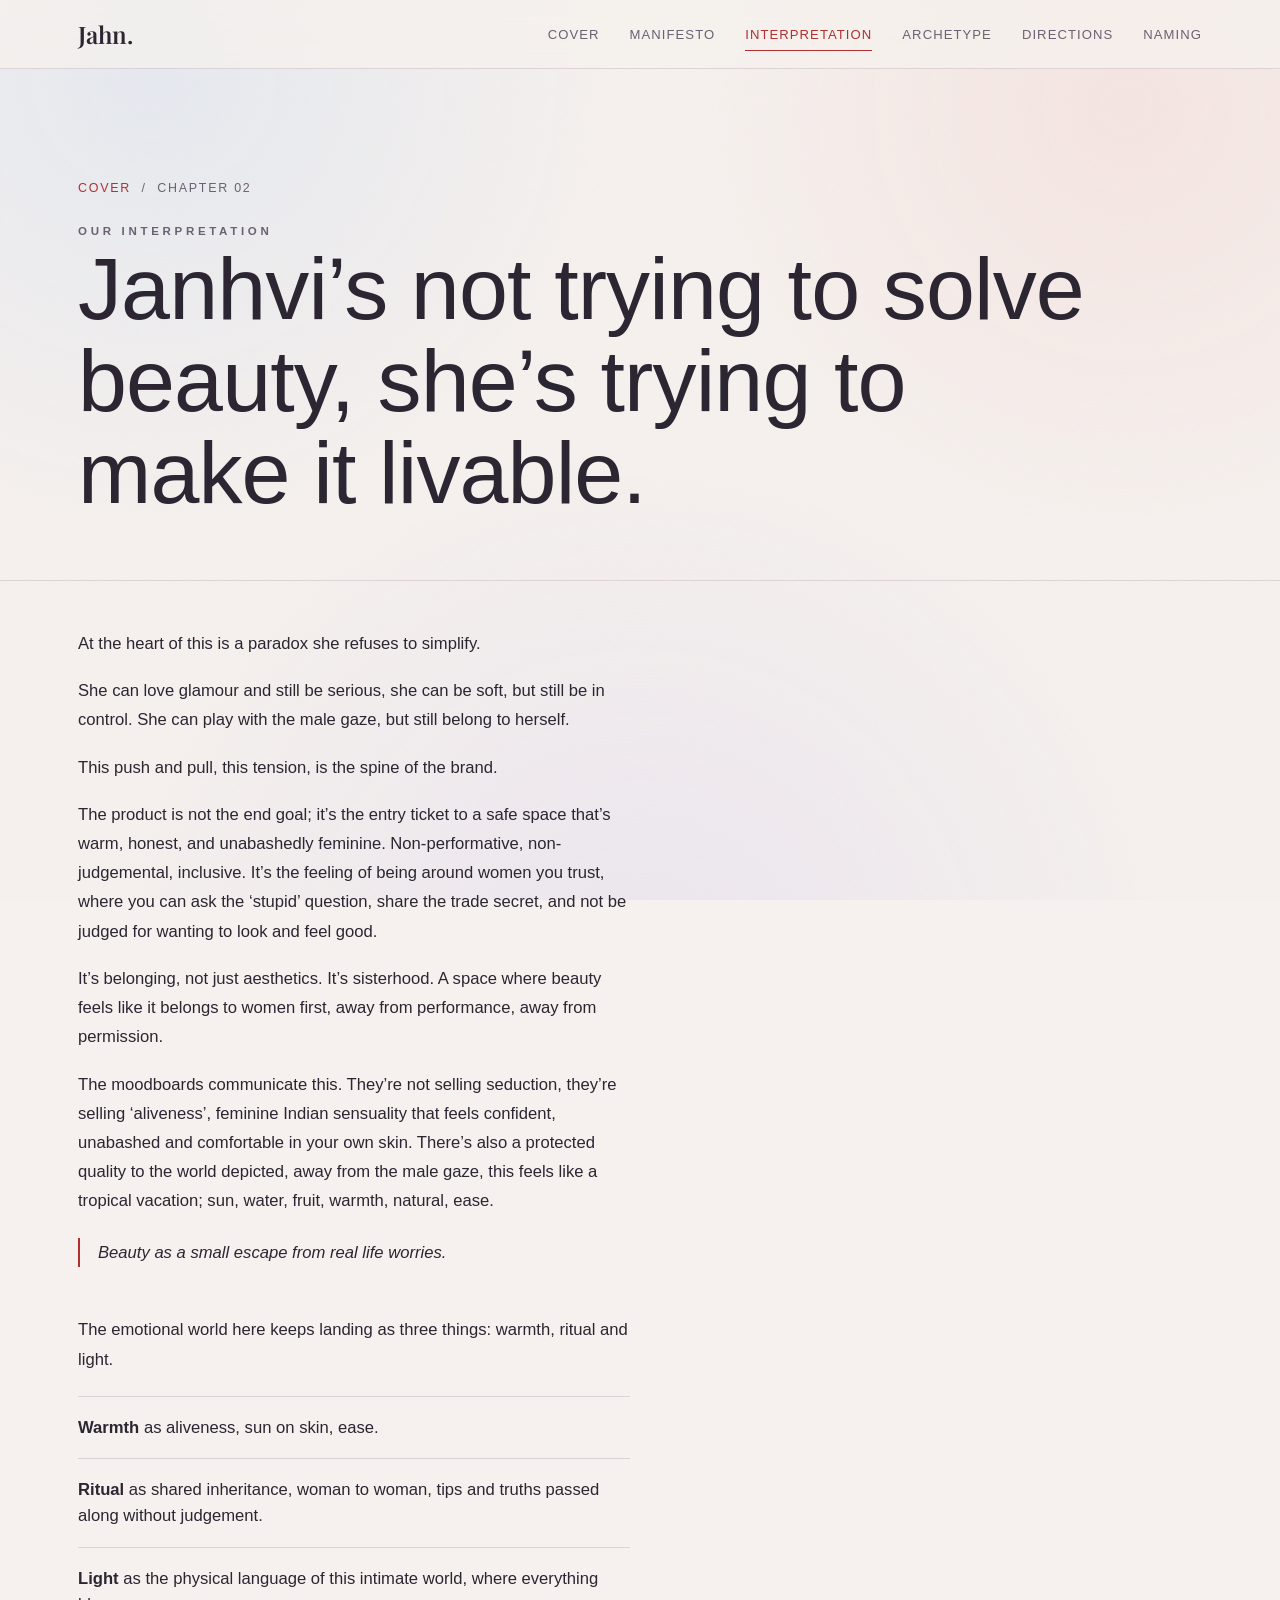
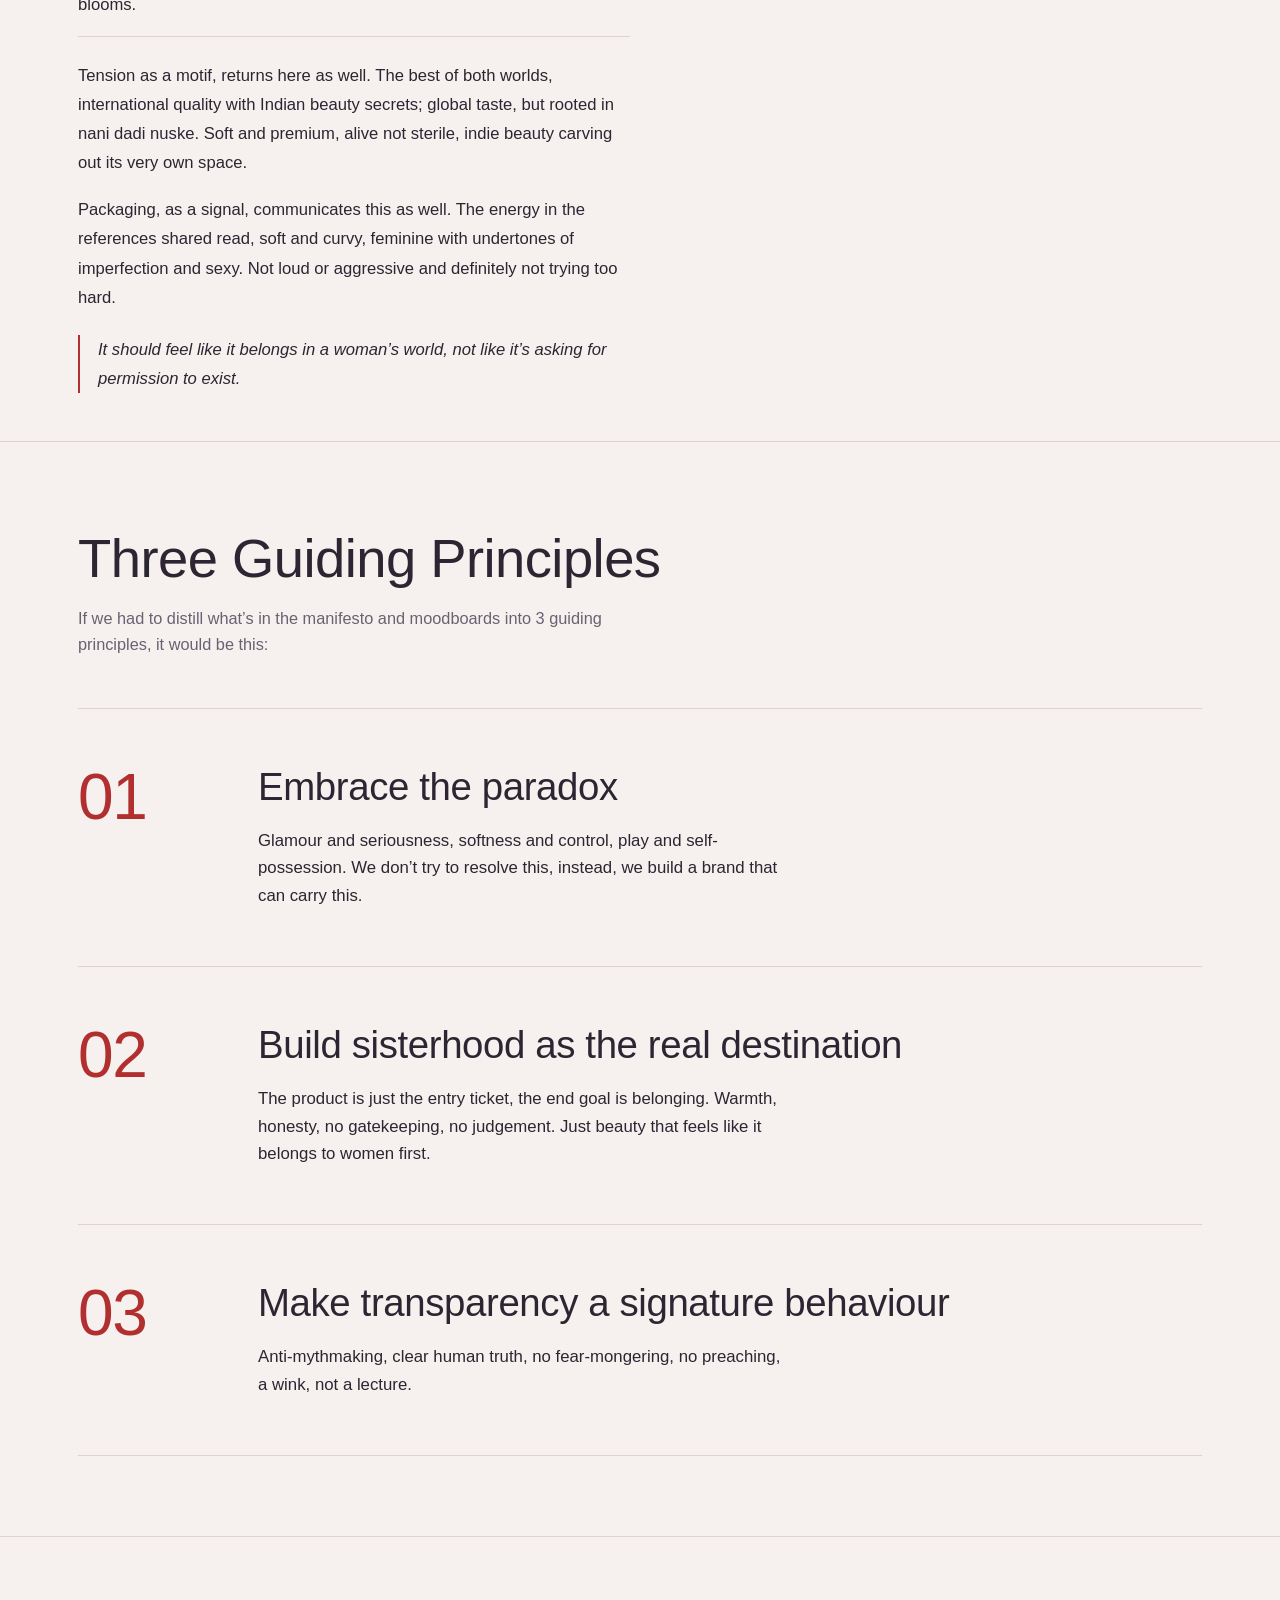
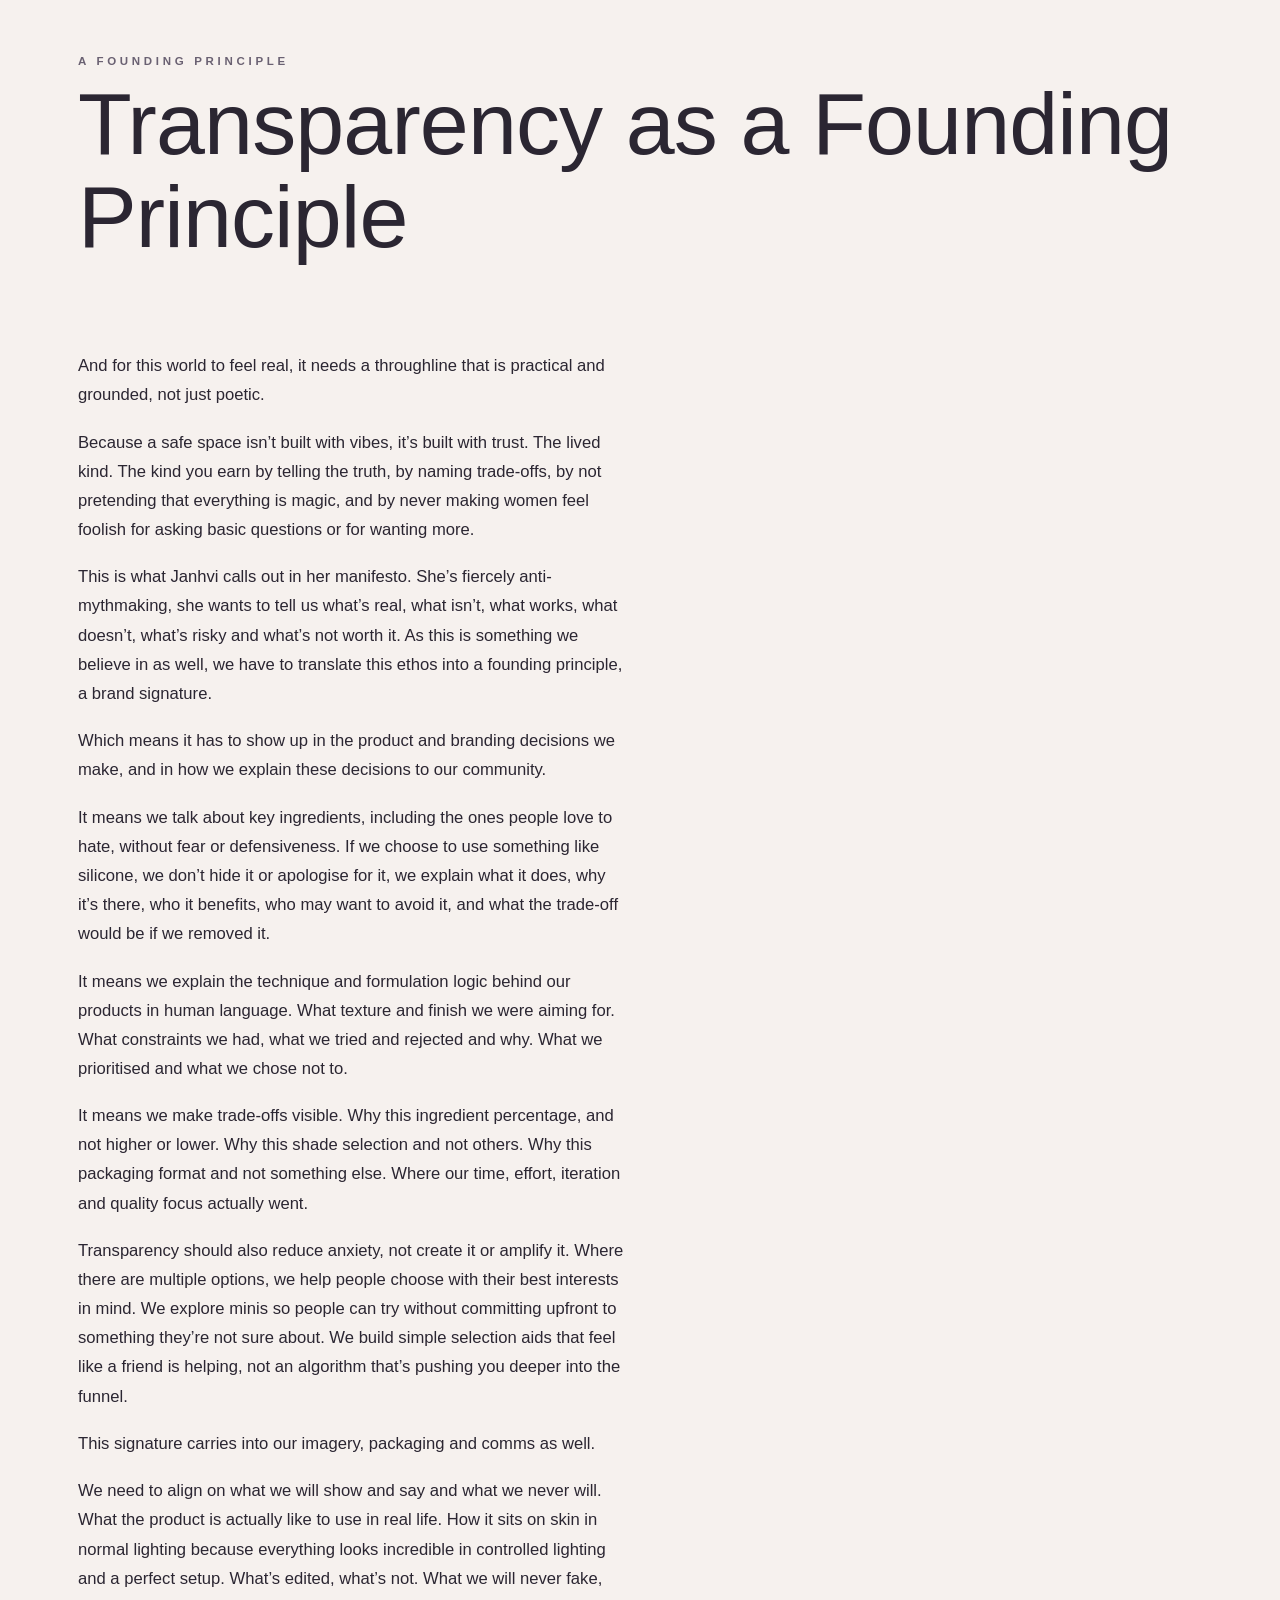
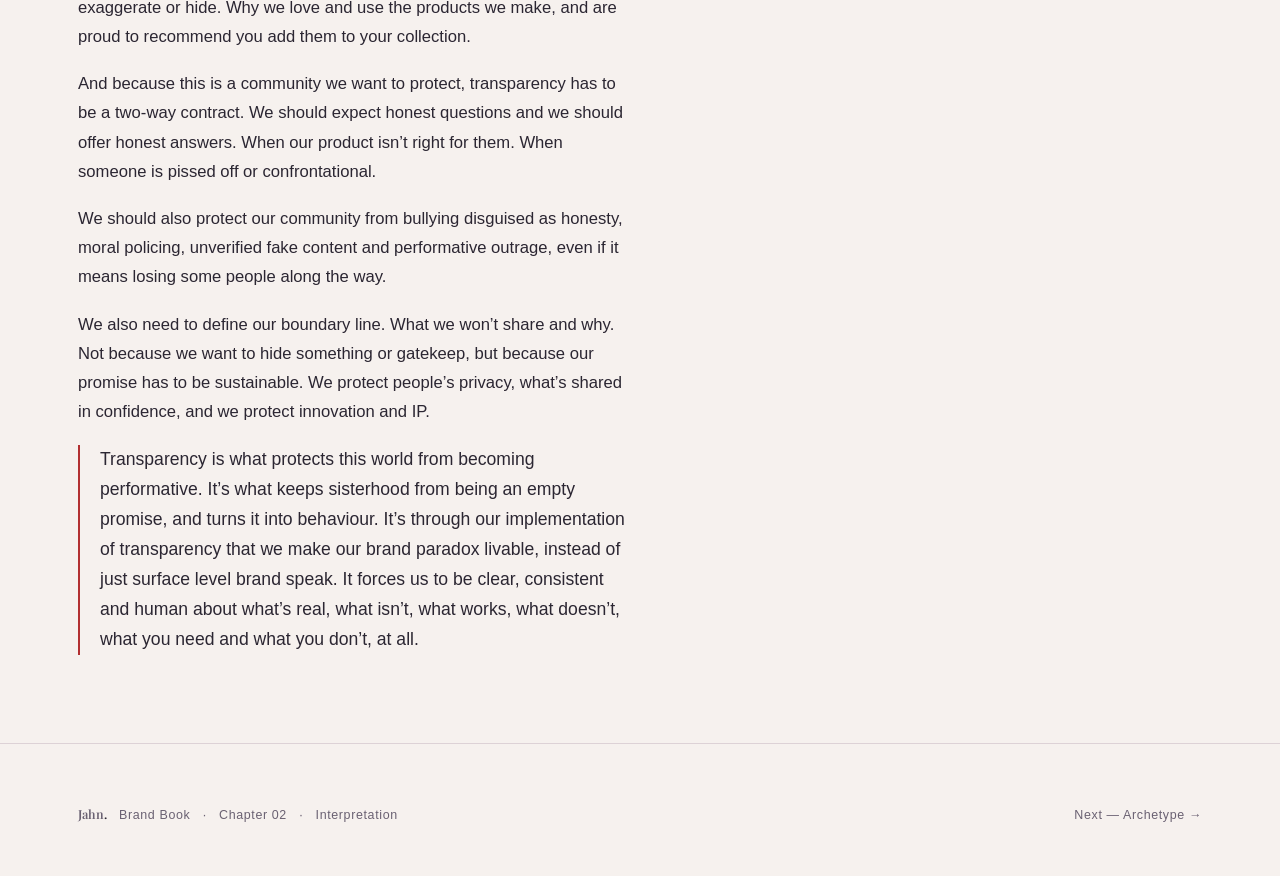
<file: interpretation.html>
<!doctype html>
<html lang="en">
<head>
  <meta charset="utf-8" />
  <meta name="viewport" content="width=device-width,initial-scale=1" />
  <title>Our Interpretation — Jahn.</title>
  <meta name="description" content="The team's interpretation of JK's manifesto and moodboards: three guiding principles, anchored in transparency." />
  <link rel="stylesheet" href="styles.css" />
</head>
<body>

  <header class="nav">
    <div class="wrap nav-inner">
      <a href="index.html" class="brand">Jahn<span class="dot">.</span></a>
      <button class="nav-toggle" aria-label="Menu">☰</button>
      <nav class="nav-links">
        <a href="index.html">Cover</a>
        <a href="manifesto.html">Manifesto</a>
        <a href="interpretation.html">Interpretation</a>
        <a href="archetype.html">Archetype</a>
        <a href="directions.html">Directions</a>
        <a href="naming.html">Naming</a>
      </nav>
    </div>
  </header>

  <main>

    <section class="page-intro">
      <div class="wrap">
        <p class="crumbs reveal"><a href="index.html">Cover</a> &nbsp;/&nbsp; Chapter 02</p>
        <span class="eyebrow reveal">Our Interpretation</span>
        <h1 class="display reveal">Janhvi’s not trying to solve beauty, she’s trying to make&nbsp;it livable.</h1>
      </div>
    </section>

    <hr class="divider" />

    <section class="interp-block">
      <div class="wrap">
        <div class="measure reveal">
          <p>At the heart of this is a paradox she refuses to simplify.</p>

          <p>She can love glamour and still be serious, she can be soft, but still be in control. She can play with the male gaze, but still belong to herself.</p>

          <p>This push and pull, this tension, is the spine of the brand.</p>

          <p>The product is not the end goal; it’s the entry ticket to a safe space that’s warm, honest, and unabashedly feminine. Non-performative, non-judgemental, inclusive. It’s the feeling of being around women you trust, where you can ask the ‘stupid’ question, share the trade secret, and not be judged for wanting to look and feel good.</p>

          <p>It’s belonging, not just aesthetics. It’s sisterhood. A space where beauty feels like it belongs to women first, away from performance, away from permission.</p>

          <p>The moodboards communicate this. They’re not selling seduction, they’re selling ‘aliveness’, feminine Indian sensuality that feels confident, unabashed and comfortable in your own skin. There’s also a protected quality to the world depicted, away from the male gaze, this feels like a tropical vacation; sun, water, fruit, warmth, natural, ease.</p>

          <p class="interp-aside">Beauty as a small escape from real life worries.</p>
        </div>
      </div>
    </section>

    <section class="interp-block interp-triad-block">
      <div class="wrap">
        <div class="measure reveal">
          <p>The emotional world here keeps landing as three things: warmth, ritual and light.</p>
        </div>

        <ul class="interp-triad reveal">
          <li><strong>Warmth</strong> as aliveness, sun on skin, ease.</li>
          <li><strong>Ritual</strong> as shared inheritance, woman to woman, tips and truths passed along without judgement.</li>
          <li><strong>Light</strong> as the physical language of this intimate world, where everything blooms.</li>
        </ul>
      </div>
    </section>

    <section class="interp-block">
      <div class="wrap">
        <div class="measure reveal">
          <p>Tension as a motif, returns here as well. The best of both worlds, international quality with Indian beauty secrets; global taste, but rooted in nani dadi nuske. Soft and premium, alive not sterile, indie beauty carving out its very own space.</p>

          <p>Packaging, as a signal, communicates this as well. The energy in the references shared read, soft and curvy, feminine with undertones of imperfection and sexy. Not loud or aggressive and definitely not trying too hard.</p>

          <p class="interp-aside">It should feel like it belongs in a woman’s world, not like it’s asking for permission to exist.</p>
        </div>
      </div>
    </section>

    <hr class="divider" />

    <section class="principles-section">
      <div class="wrap">
        <div class="section-head reveal">
          <h2>Three Guiding Principles</h2>
          <p class="measure principles-intro">If we had to distill what’s in the manifesto and moodboards into 3 guiding principles, it would be this:</p>
        </div>

        <ul class="principles">
          <li class="principle reveal">
            <span class="principle-num">01</span>
            <div class="principle-body">
              <h3 class="principle-title">Embrace the paradox</h3>
              <p>Glamour and seriousness, softness and control, play and self-possession. We don’t try to resolve this, instead, we build a brand that can carry this.</p>
            </div>
          </li>
          <li class="principle reveal">
            <span class="principle-num">02</span>
            <div class="principle-body">
              <h3 class="principle-title">Build sisterhood as the real destination</h3>
              <p>The product is just the entry ticket, the end goal is belonging. Warmth, honesty, no gatekeeping, no judgement. Just beauty that feels like it belongs to women first.</p>
            </div>
          </li>
          <li class="principle reveal">
            <span class="principle-num">03</span>
            <div class="principle-body">
              <h3 class="principle-title">Make transparency a signature behaviour</h3>
              <p>Anti-mythmaking, clear human truth, no fear-mongering, no preaching, a wink, not a lecture.</p>
            </div>
          </li>
        </ul>
      </div>
    </section>

    <hr class="divider" />

    <section class="page-intro transparency-intro">
      <div class="wrap">
        <span class="eyebrow reveal">A Founding Principle</span>
        <h2 class="display transparency-display reveal">Transparency as a Founding Principle</h2>
      </div>
    </section>

    <article class="transparency">

      <section class="interp-block">
        <div class="wrap">
          <div class="measure reveal">
            <p>And for this world to feel real, it needs a throughline that is practical and grounded, not just poetic.</p>

            <p>Because a safe space isn’t built with vibes, it’s built with trust. The lived kind. The kind you earn by telling the truth, by naming trade-offs, by not pretending that everything is magic, and by never making women feel foolish for asking basic questions or for wanting more.</p>

            <p>This is what Janhvi calls out in her manifesto. She’s fiercely anti-mythmaking, she wants to tell us what’s real, what isn’t, what works, what doesn’t, what’s risky and what’s not worth it. As this is something we believe in as well, we have to translate this ethos into a founding principle, a brand signature.</p>

            <p>Which means it has to show up in the product and branding decisions we make, and in how we explain these decisions to our community.</p>

            <p>It means we talk about key ingredients, including the ones people love to hate, without fear or defensiveness. If we choose to use something like silicone, we don’t hide it or apologise for it, we explain what it does, why it’s there, who it benefits, who may want to avoid it, and what the trade-off would be if we removed it.</p>

            <p>It means we explain the technique and formulation logic behind our products in human language. What texture and finish we were aiming for. What constraints we had, what we tried and rejected and why. What we prioritised and what we chose not to.</p>

            <p>It means we make trade-offs visible. Why this ingredient percentage, and not higher or lower. Why this shade selection and not others. Why this packaging format and not something else. Where our time, effort, iteration and quality focus actually went.</p>

            <p>Transparency should also reduce anxiety, not create it or amplify it. Where there are multiple options, we help people choose with their best interests in mind. We explore minis so people can try without committing upfront to something they’re not sure about. We build simple selection aids that feel like a friend is helping, not an algorithm that’s pushing you deeper into the funnel.</p>

            <p>This signature carries into our imagery, packaging and comms as well.</p>

            <p>We need to align on what we will show and say and what we never will. What the product is actually like to use in real life. How it sits on skin in normal lighting because everything looks incredible in controlled lighting and a perfect setup. What’s edited, what’s not. What we will never fake, exaggerate or hide. Why we love and use the products we make, and are proud to recommend you add them to your collection.</p>

            <p>And because this is a community we want to protect, transparency has to be a two-way contract. We should expect honest questions and we should offer honest answers. When our product isn’t right for them. When someone is pissed off or confrontational.</p>

            <p>We should also protect our community from bullying disguised as honesty, moral policing, unverified fake content and performative outrage, even if it means losing some people along the way.</p>

            <p>We also need to define our boundary line. What we won’t share and why. Not because we want to hide something or gatekeep, but because our promise has to be sustainable. We protect people’s privacy, what’s shared in confidence, and we protect innovation and IP.</p>

            <p class="interp-closer">Transparency is what protects this world from becoming performative. It’s what keeps sisterhood from being an empty promise, and turns it into behaviour. It’s through our implementation of transparency that we make our brand paradox livable, instead of just surface level brand speak. It forces us to be clear, consistent and human about what’s real, what isn’t, what works, what doesn’t, what you need and what you don’t, at all.</p>
          </div>
        </div>
      </section>

    </article>

  </main>

  <footer class="foot">
    <div class="wrap foot-inner">
      <small><span class="wordmark">Jahn<span class="dot">.</span></span> &nbsp; Brand Book &nbsp; · &nbsp; Chapter 02 &nbsp; · &nbsp; Interpretation</small>
      <small><a href="archetype.html">Next — Archetype →</a></small>
    </div>
  </footer>

  <script src="app.js"></script>
</body>
</html>
</file>
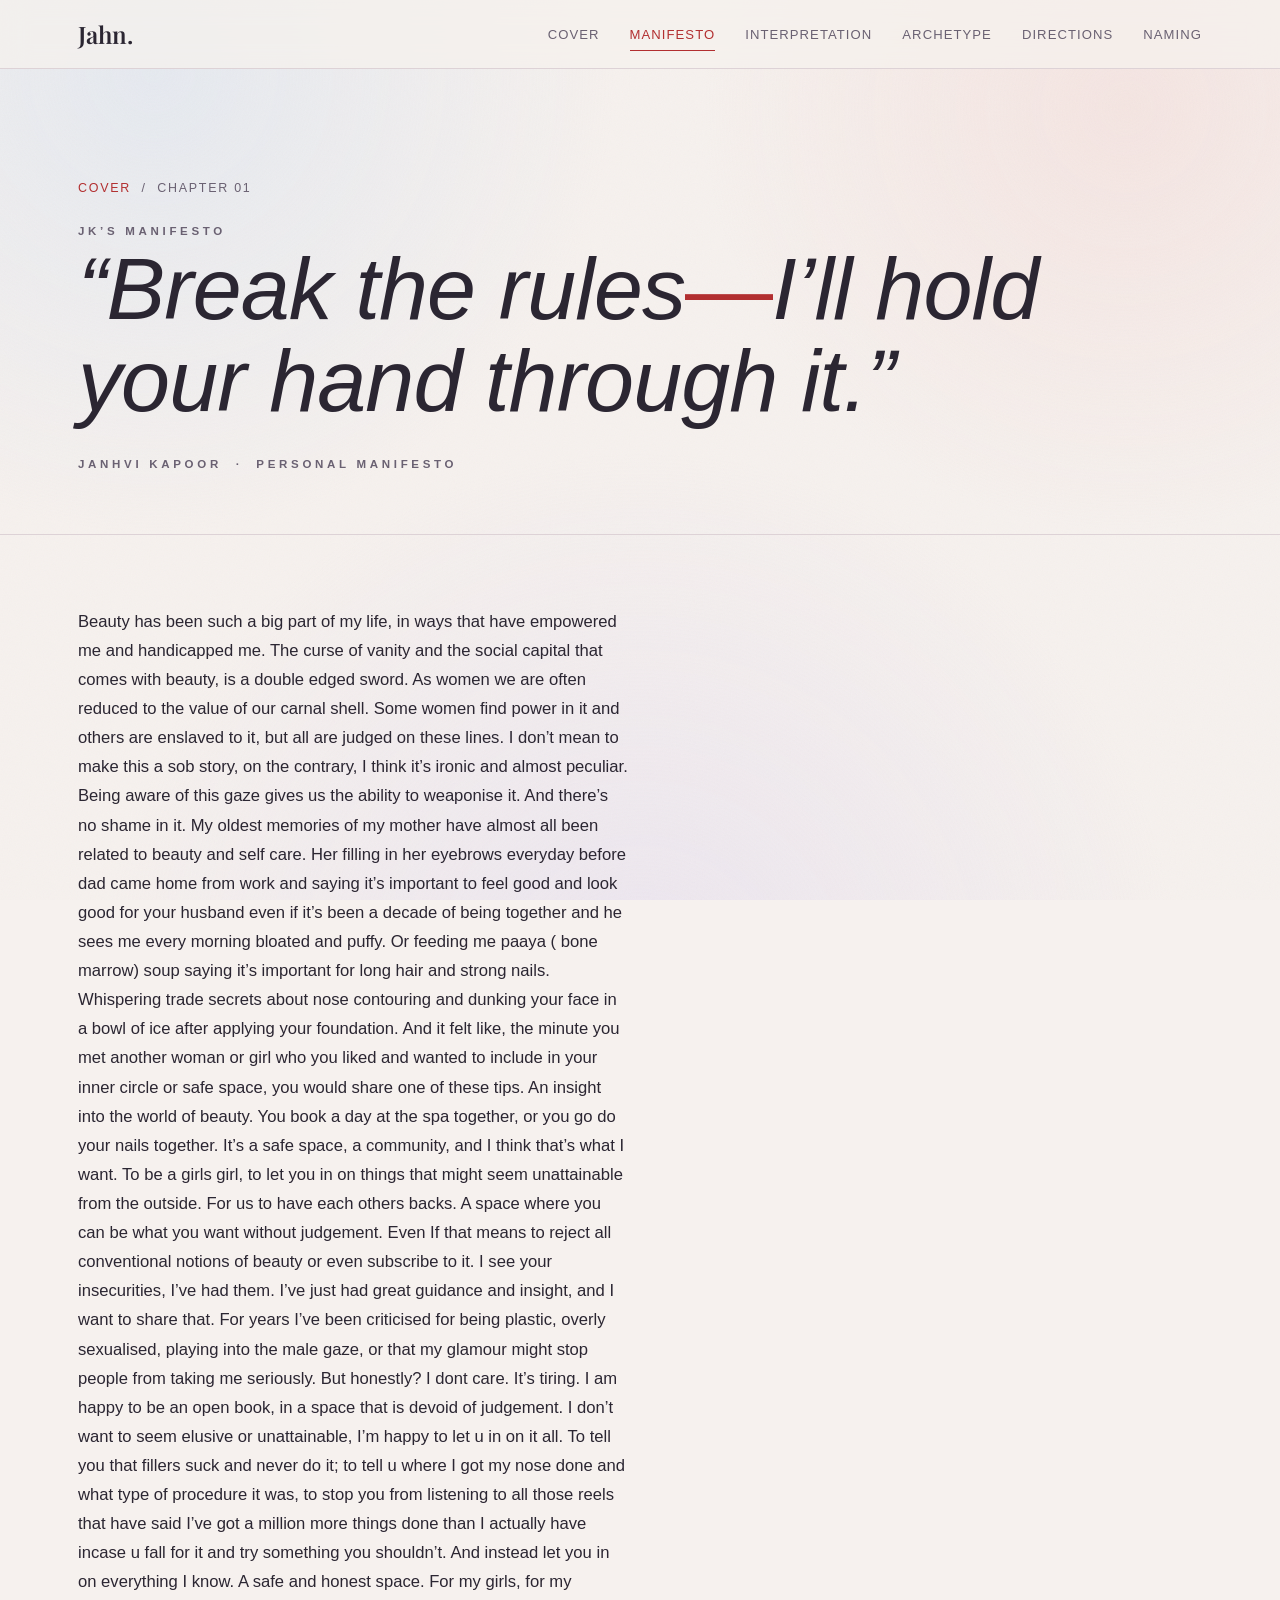
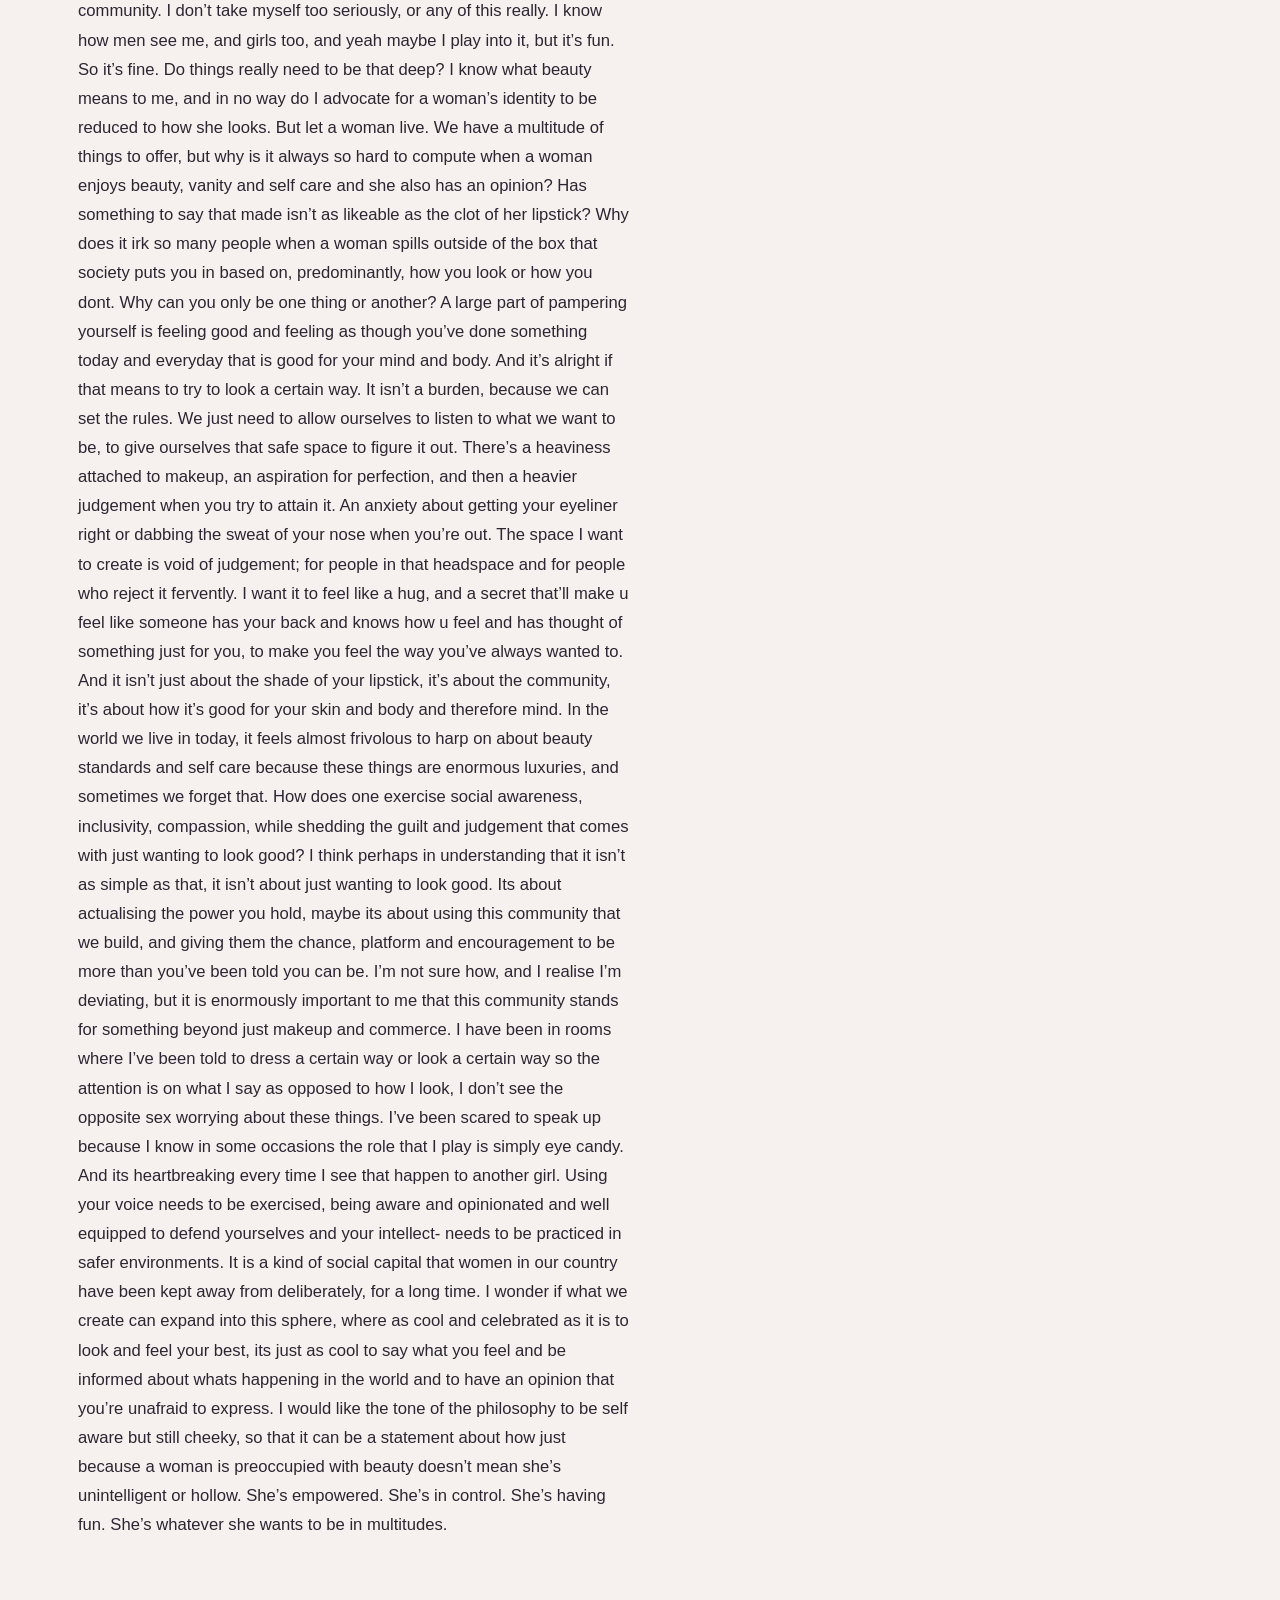
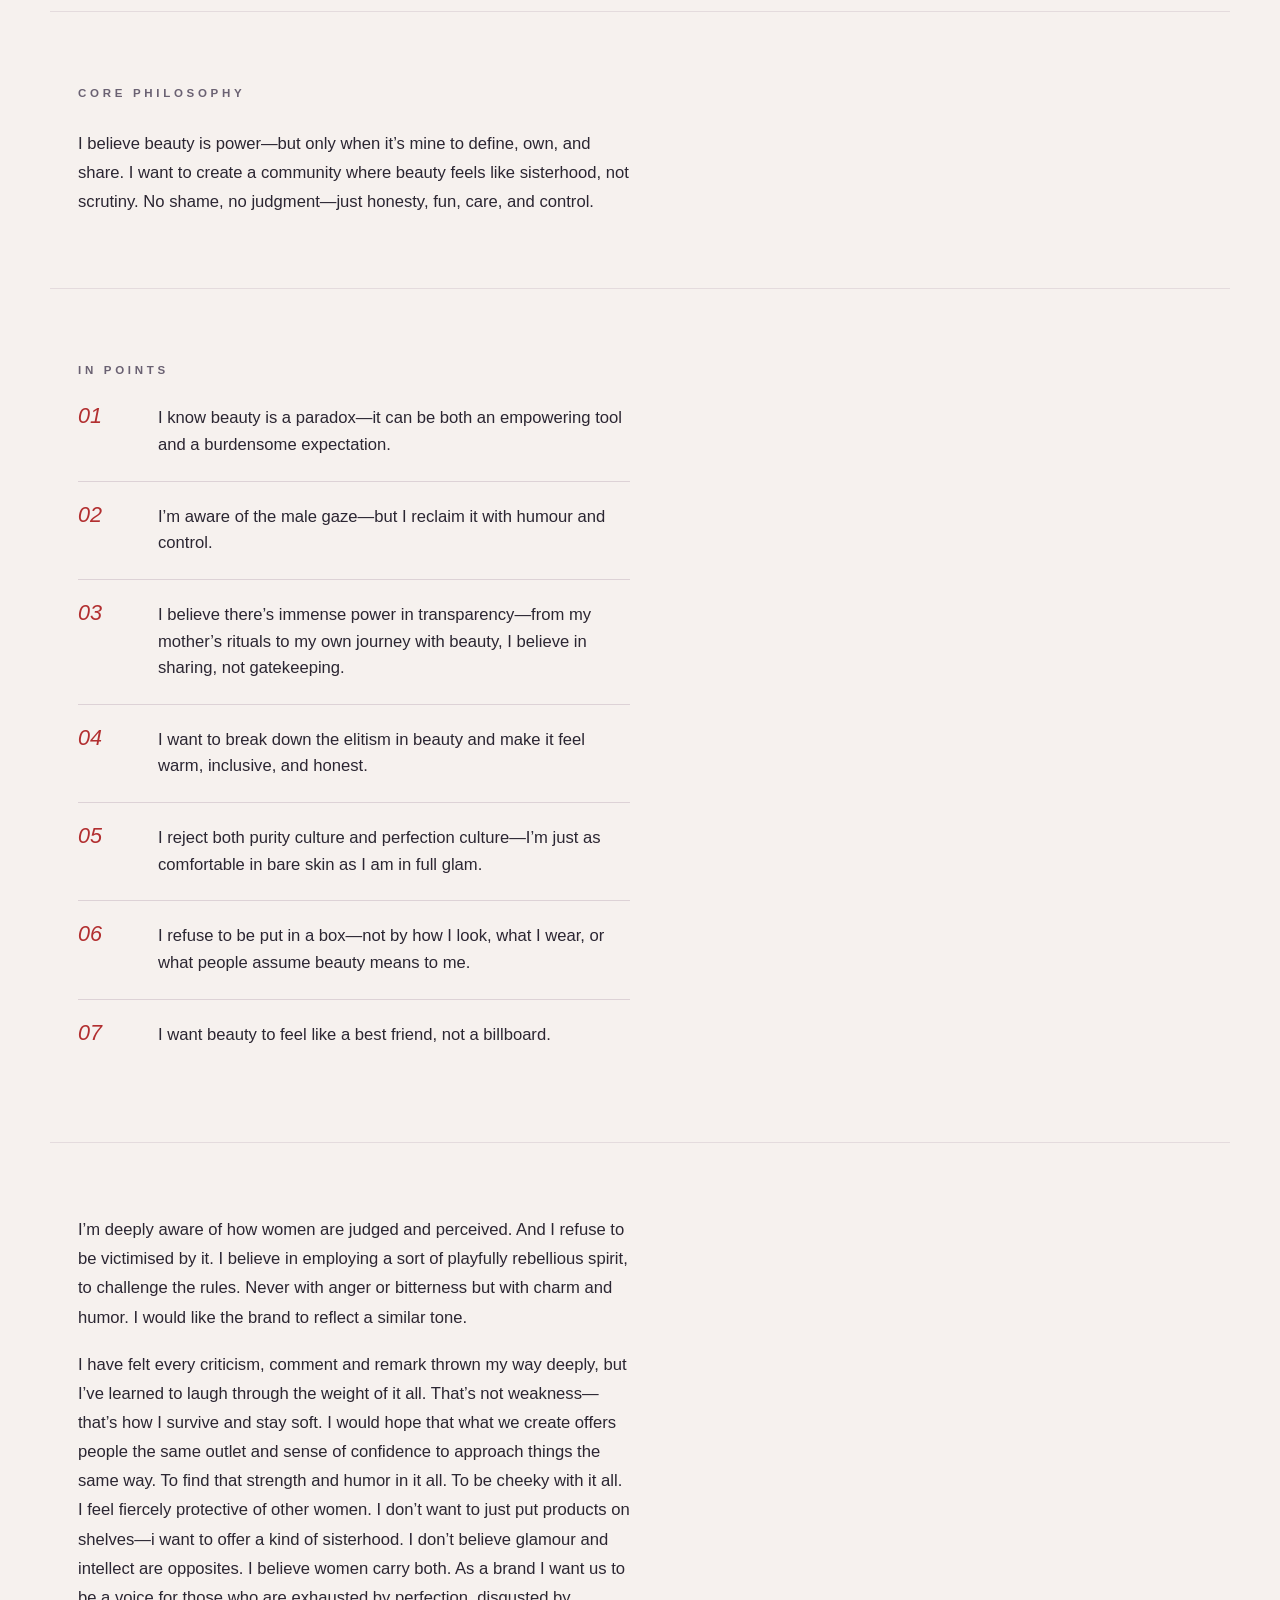
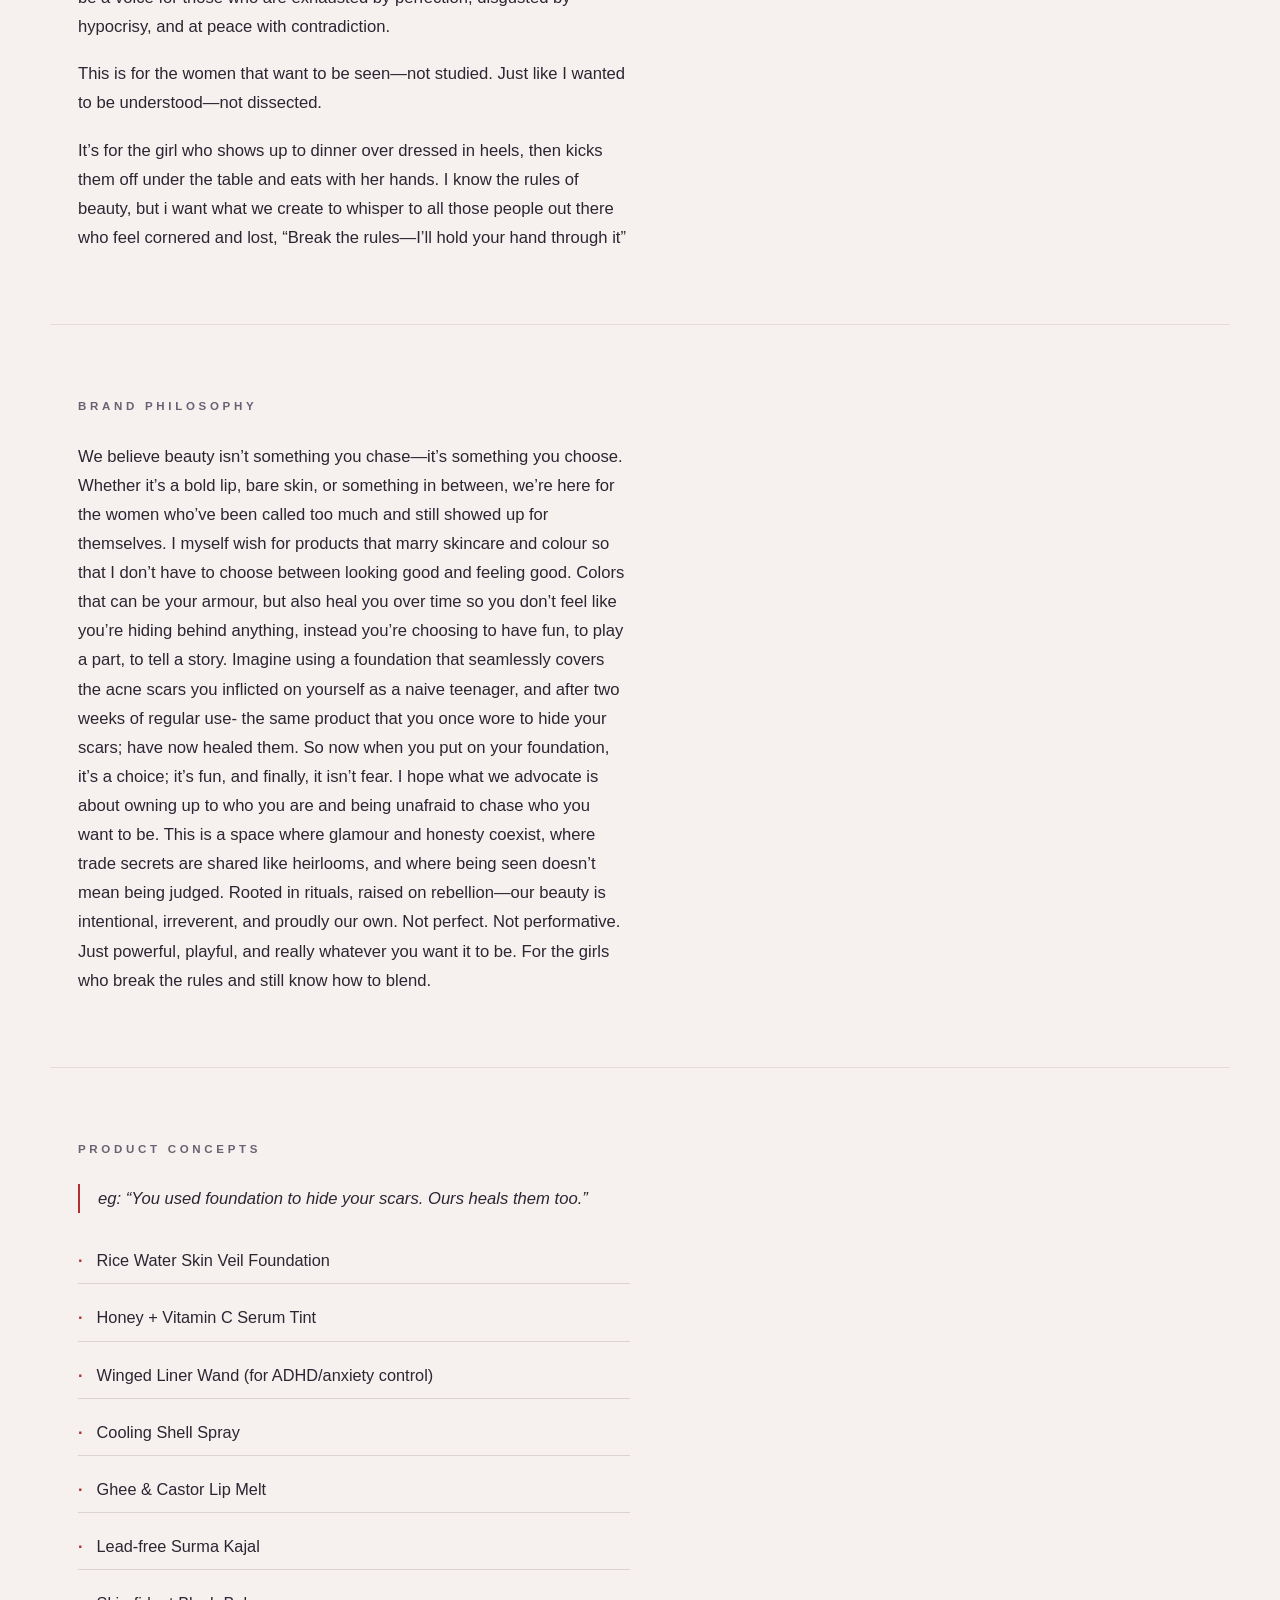
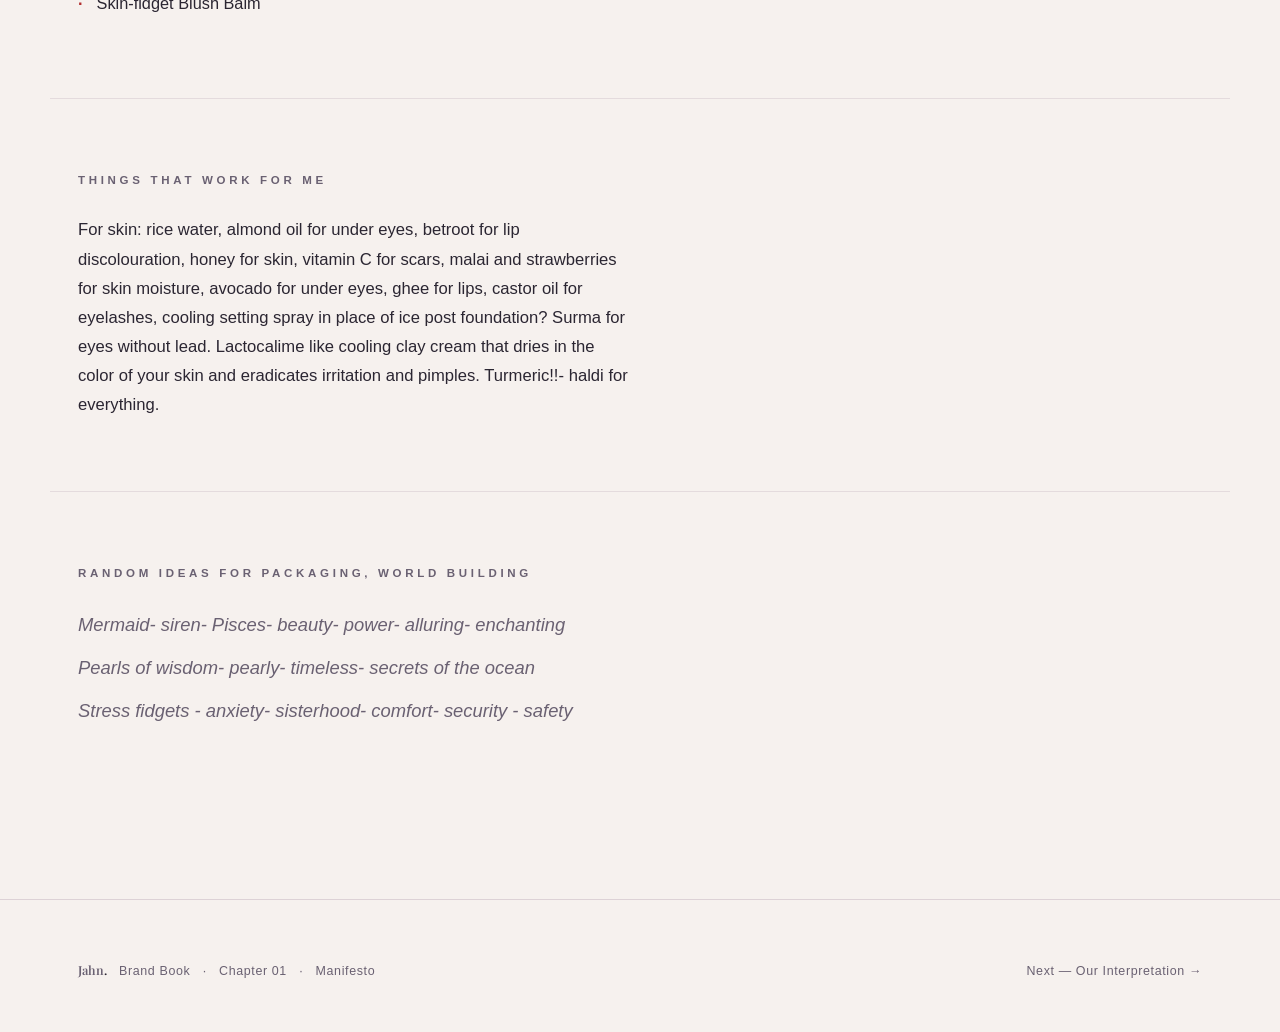
<file: manifesto.html>
<!doctype html>
<html lang="en">
<head>
  <meta charset="utf-8" />
  <meta name="viewport" content="width=device-width,initial-scale=1" />
  <title>JK’s Manifesto — Jahn.</title>
  <meta name="description" content="The personal manifesto by Janhvi Kapoor — her words, unedited." />
  <link rel="stylesheet" href="styles.css" />
</head>
<body>

  <header class="nav">
    <div class="wrap nav-inner">
      <a href="index.html" class="brand">Jahn<span class="dot">.</span></a>
      <button class="nav-toggle" aria-label="Menu">☰</button>
      <nav class="nav-links">
        <a href="index.html">Cover</a>
        <a href="manifesto.html">Manifesto</a>
        <a href="interpretation.html">Interpretation</a>
        <a href="archetype.html">Archetype</a>
        <a href="directions.html">Directions</a>
        <a href="naming.html">Naming</a>
      </nav>
    </div>
  </header>

  <main>

    <section class="page-intro">
      <div class="wrap">
        <p class="crumbs reveal"><a href="index.html">Cover</a> &nbsp;/&nbsp; Chapter 01</p>
        <span class="eyebrow reveal">JK’s Manifesto</span>
        <h1 class="display reveal">
          <span class="serif-italic">“Break the rules</span><span class="red">—</span><span class="serif-italic">I’ll hold your hand through it.”</span>
        </h1>
        <p class="manifesto-attrib eyebrow reveal">Janhvi Kapoor &nbsp;·&nbsp; Personal Manifesto</p>
      </div>
    </section>

    <hr class="divider" />

    <article class="manifesto">

      <section class="manifesto-block">
        <div class="wrap">
          <div class="measure reveal">
            <p>Beauty has been such a big part of my life, in ways that have empowered me and handicapped me. The curse of vanity and the social capital that comes with beauty, is a double edged sword. As women we are often reduced to the value of our carnal shell. Some women find power in it and others are enslaved to it, but all are judged on these lines. I don’t mean to make this a sob story, on the contrary, I think it’s ironic and almost peculiar. Being aware of this gaze gives us the ability to weaponise it. And there’s no shame in it. My oldest memories of my mother have almost all been related to beauty and self care. Her filling in her eyebrows everyday before dad came home from work and saying it’s important to feel good and look good for your husband even if it’s been a decade of being together and he sees me every morning bloated and puffy. Or feeding me paaya ( bone marrow) soup saying it’s important for long hair and strong nails. Whispering trade secrets about nose contouring and dunking your face in a bowl of ice after applying your foundation. And it felt like, the minute you met another woman or girl who you liked and wanted to include in your inner circle or safe space, you would share one of these tips. An insight into the world of beauty. You book a day at the spa together, or you go do your nails together. It’s a safe space, a community, and I think that’s what I want. To be a girls girl, to let you in on things that might seem unattainable from the outside. For us to have each others backs. A space where you can be what you want without judgement. Even If that means to reject all conventional notions of beauty or even subscribe to it. I see your insecurities, I’ve had them. I’ve just had great guidance and insight, and I want to share that. For years I’ve been criticised for being plastic, overly sexualised, playing into the male gaze, or that my glamour might stop people from taking me seriously. But honestly? I dont care. It’s tiring. I am happy to be an open book, in a space that is devoid of judgement. I don’t want to seem elusive or unattainable, I’m happy to let u in on it all. To tell you that fillers suck and never do it; to tell u where I got my nose done and what type of procedure it was, to stop you from listening to all those reels that have said I’ve got a million more things done than I actually have incase u fall for it and try something you shouldn’t. And instead let you in on everything I know. A safe and honest space. For my girls, for my community. I don’t take myself too seriously, or any of this really. I know how men see me, and girls too, and yeah maybe I play into it, but it’s fun. So it’s fine. Do things really need to be that deep? I know what beauty means to me, and in no way do I advocate for a woman’s identity to be reduced to how she looks. But let a woman live. We have a multitude of things to offer, but why is it always so hard to compute when a woman enjoys beauty, vanity and self care and she also has an opinion? Has something to say that made isn’t as likeable as the clot of her lipstick? Why does it irk so many people when a woman spills outside of the box that society puts you in based on, predominantly, how you look or how you dont. Why can you only be one thing or another? A large part of pampering yourself is feeling good and feeling as though you’ve done something today and everyday that is good for your mind and body. And it’s alright if that means to try to look a certain way. It isn’t a burden, because we can set the rules. We just need to allow ourselves to listen to what we want to be, to give ourselves that safe space to figure it out. There’s a heaviness attached to makeup, an aspiration for perfection, and then a heavier judgement when you try to attain it. An anxiety about getting your eyeliner right or dabbing the sweat of your nose when you’re out. The space I want to create is void of judgement; for people in that headspace and for people who reject it fervently. I want it to feel like a hug, and a secret that’ll make u feel like someone has your back and knows how u feel and has thought of something just for you, to make you feel the way you’ve always wanted to. And it isn’t just about the shade of your lipstick, it’s about the community, it’s about how it’s good for your skin and body and therefore mind. In the world we live in today, it feels almost frivolous to harp on about beauty standards and self care because these things are enormous luxuries, and sometimes we forget that. How does one exercise social awareness, inclusivity, compassion, while shedding the guilt and judgement that comes with just wanting to look good? I think perhaps in understanding that it isn’t as simple as that, it isn’t about just wanting to look good. Its about actualising the power you hold, maybe its about using this community that we build, and giving them the chance, platform and encouragement to be more than you’ve been told you can be. I’m not sure how, and I realise I’m deviating, but it is enormously important to me that this community stands for something beyond just makeup and commerce. I have been in rooms where I’ve been told to dress a certain way or look a certain way so the attention is on what I say as opposed to how I look, I don’t see the opposite sex worrying about these things. I’ve been scared to speak up because I know in some occasions the role that I play is simply eye candy. And its heartbreaking every time I see that happen to another girl. Using your voice needs to be exercised, being aware and opinionated and well equipped to defend yourselves and your intellect- needs to be practiced in safer environments. It is a kind of social capital that women in our country have been kept away from deliberately, for a long time. I wonder if what we create can expand into this sphere, where as cool and celebrated as it is to look and feel your best, its just as cool to say what you feel and be informed about whats happening in the world and to have an opinion that you’re unafraid to express. I would like the tone of the philosophy to be self aware but still cheeky, so that it can be a statement about how just because a woman is preoccupied with beauty doesn’t mean she’s unintelligent or hollow. She’s empowered. She’s in control. She’s having fun. She’s whatever she wants to be in multitudes.</p>
          </div>
        </div>
      </section>

      <hr class="rule-soft" />

      <section class="manifesto-block">
        <div class="wrap">
          <span class="eyebrow reveal">Core Philosophy</span>
          <div class="measure reveal">
            <p>I believe beauty is power—but only when it’s mine to define, own, and share. I want to create a community where beauty feels like sisterhood, not scrutiny. No shame, no judgment—just honesty, fun, care, and control.</p>
          </div>
        </div>
      </section>

      <hr class="rule-soft" />

      <section class="manifesto-block">
        <div class="wrap">
          <span class="eyebrow reveal">In Points</span>
          <ol class="manifesto-points reveal">
            <li><span class="mp-num">01</span><span class="mp-body">I know beauty is a paradox—it can be both an empowering tool and a burdensome expectation.</span></li>
            <li><span class="mp-num">02</span><span class="mp-body">I’m aware of the male gaze—but I reclaim it with humour and control.</span></li>
            <li><span class="mp-num">03</span><span class="mp-body">I believe there’s immense power in transparency—from my mother’s rituals to my own journey with beauty, I believe in sharing, not gatekeeping.</span></li>
            <li><span class="mp-num">04</span><span class="mp-body">I want to break down the elitism in beauty and make it feel warm, inclusive, and honest.</span></li>
            <li><span class="mp-num">05</span><span class="mp-body">I reject both purity culture and perfection culture—I’m just as comfortable in bare skin as I am in full glam.</span></li>
            <li><span class="mp-num">06</span><span class="mp-body">I refuse to be put in a box—not by how I look, what I wear, or what people assume beauty means to me.</span></li>
            <li><span class="mp-num">07</span><span class="mp-body">I want beauty to feel like a best friend, not a billboard.</span></li>
          </ol>
        </div>
      </section>

      <hr class="rule-soft" />

      <section class="manifesto-block">
        <div class="wrap">
          <div class="measure reveal">
            <p>I’m deeply aware of how women are judged and perceived. And I refuse to be victimised by it. I believe in employing a sort of playfully rebellious spirit, to challenge the rules. Never with anger or bitterness but with charm and humor. I would like the brand to reflect a similar tone.</p>
            <p>I have felt every criticism, comment and remark thrown my way deeply, but I’ve learned to laugh through the weight of it all. That’s not weakness—that’s how I survive and stay soft. I would hope that what we create offers people the same outlet and sense of confidence to approach things the same way. To find that strength and humor in it all. To be cheeky with it all. I feel fiercely protective of other women. I don’t want to just put products on shelves—i want to offer a kind of sisterhood. I don’t believe glamour and intellect are opposites. I believe women carry both. As a brand I want us to be a voice for those who are exhausted by perfection, disgusted by hypocrisy, and at peace with contradiction.</p>
            <p>This is for the women that want to be seen—not studied. Just like I wanted to be understood—not dissected.</p>
            <p>It’s for the girl who shows up to dinner over dressed in heels, then kicks them off under the table and eats with her hands. I know the rules of beauty, but i want what we create to whisper to all those people out there who feel cornered and lost, “Break the rules—I’ll hold your hand through it”</p>
          </div>
        </div>
      </section>

      <hr class="rule-soft" />

      <section class="manifesto-block">
        <div class="wrap">
          <span class="eyebrow reveal">Brand Philosophy</span>
          <div class="measure reveal">
            <p>We believe beauty isn’t something you chase—it’s something you choose. Whether it’s a bold lip, bare skin, or something in between, we’re here for the women who’ve been called too much and still showed up for themselves. <strong>I myself wish for products that marry skincare and colour so that I don’t have to choose between looking good and feeling good. Colors that can be your armour, but also heal you over time so you don’t feel like you’re hiding behind anything, instead you’re choosing to have fun, to play a part, to tell a story. Imagine using a foundation that seamlessly covers the acne scars you inflicted on yourself as a naive teenager, and after two weeks of regular use- the same product that you once wore to hide your scars; have now healed them. So now when you put on your foundation, it’s a choice; it’s fun, and finally, it isn’t fear. I hope what we advocate is about owning up to who you are and being unafraid to chase who you want to be.</strong> This is a space where glamour and honesty coexist, where trade secrets are shared like heirlooms, and where being seen doesn’t mean being judged. Rooted in rituals, raised on rebellion—our beauty is intentional, irreverent, and proudly our own. Not perfect. Not performative. Just powerful, playful, and really whatever you want it to be. For the girls who break the rules and still know how to blend.</p>
          </div>
        </div>
      </section>

      <hr class="rule-soft" />

      <section class="manifesto-block">
        <div class="wrap">
          <span class="eyebrow reveal">Product Concepts</span>
          <div class="measure reveal">
            <p class="manifesto-eg">eg: <em>“You used foundation to hide your scars. Ours heals them too.”</em></p>
            <ul class="manifesto-list">
              <li>Rice Water Skin Veil Foundation</li>
              <li>Honey + Vitamin C Serum Tint</li>
              <li>Winged Liner Wand (for ADHD/anxiety control)</li>
              <li>Cooling Shell Spray</li>
              <li>Ghee &amp; Castor Lip Melt</li>
              <li>Lead-free Surma Kajal</li>
              <li>Skin-fidget Blush Balm</li>
            </ul>
          </div>
        </div>
      </section>

      <hr class="rule-soft" />

      <section class="manifesto-block">
        <div class="wrap">
          <span class="eyebrow reveal">Things That Work For Me</span>
          <div class="measure reveal">
            <p>For skin: rice water, almond oil for under eyes, betroot for lip discolouration, honey for skin, vitamin C for scars, malai and strawberries for skin moisture, avocado for under eyes, ghee for lips, castor oil for eyelashes, cooling setting spray in place of ice post foundation? Surma for eyes without lead. Lactocalime like cooling clay cream that dries in the color of your skin and eradicates irritation and pimples. Turmeric!!- haldi for everything.</p>
          </div>
        </div>
      </section>

      <hr class="rule-soft" />

      <section class="manifesto-block">
        <div class="wrap">
          <span class="eyebrow reveal">Random Ideas For Packaging, World Building</span>
          <div class="measure reveal manifesto-worldbuild">
            <p>Mermaid- siren- Pisces- beauty- power- alluring- enchanting</p>
            <p>Pearls of wisdom- pearly- timeless- secrets of the ocean</p>
            <p>Stress fidgets - anxiety- sisterhood- comfort- security - safety</p>
          </div>
        </div>
      </section>

    </article>

  </main>

  <footer class="foot">
    <div class="wrap foot-inner">
      <small><span class="wordmark">Jahn<span class="dot">.</span></span> &nbsp; Brand Book &nbsp; · &nbsp; Chapter 01 &nbsp; · &nbsp; Manifesto</small>
      <small><a href="interpretation.html">Next — Our Interpretation →</a></small>
    </div>
  </footer>

  <script src="app.js"></script>
</body>
</html>
</file>
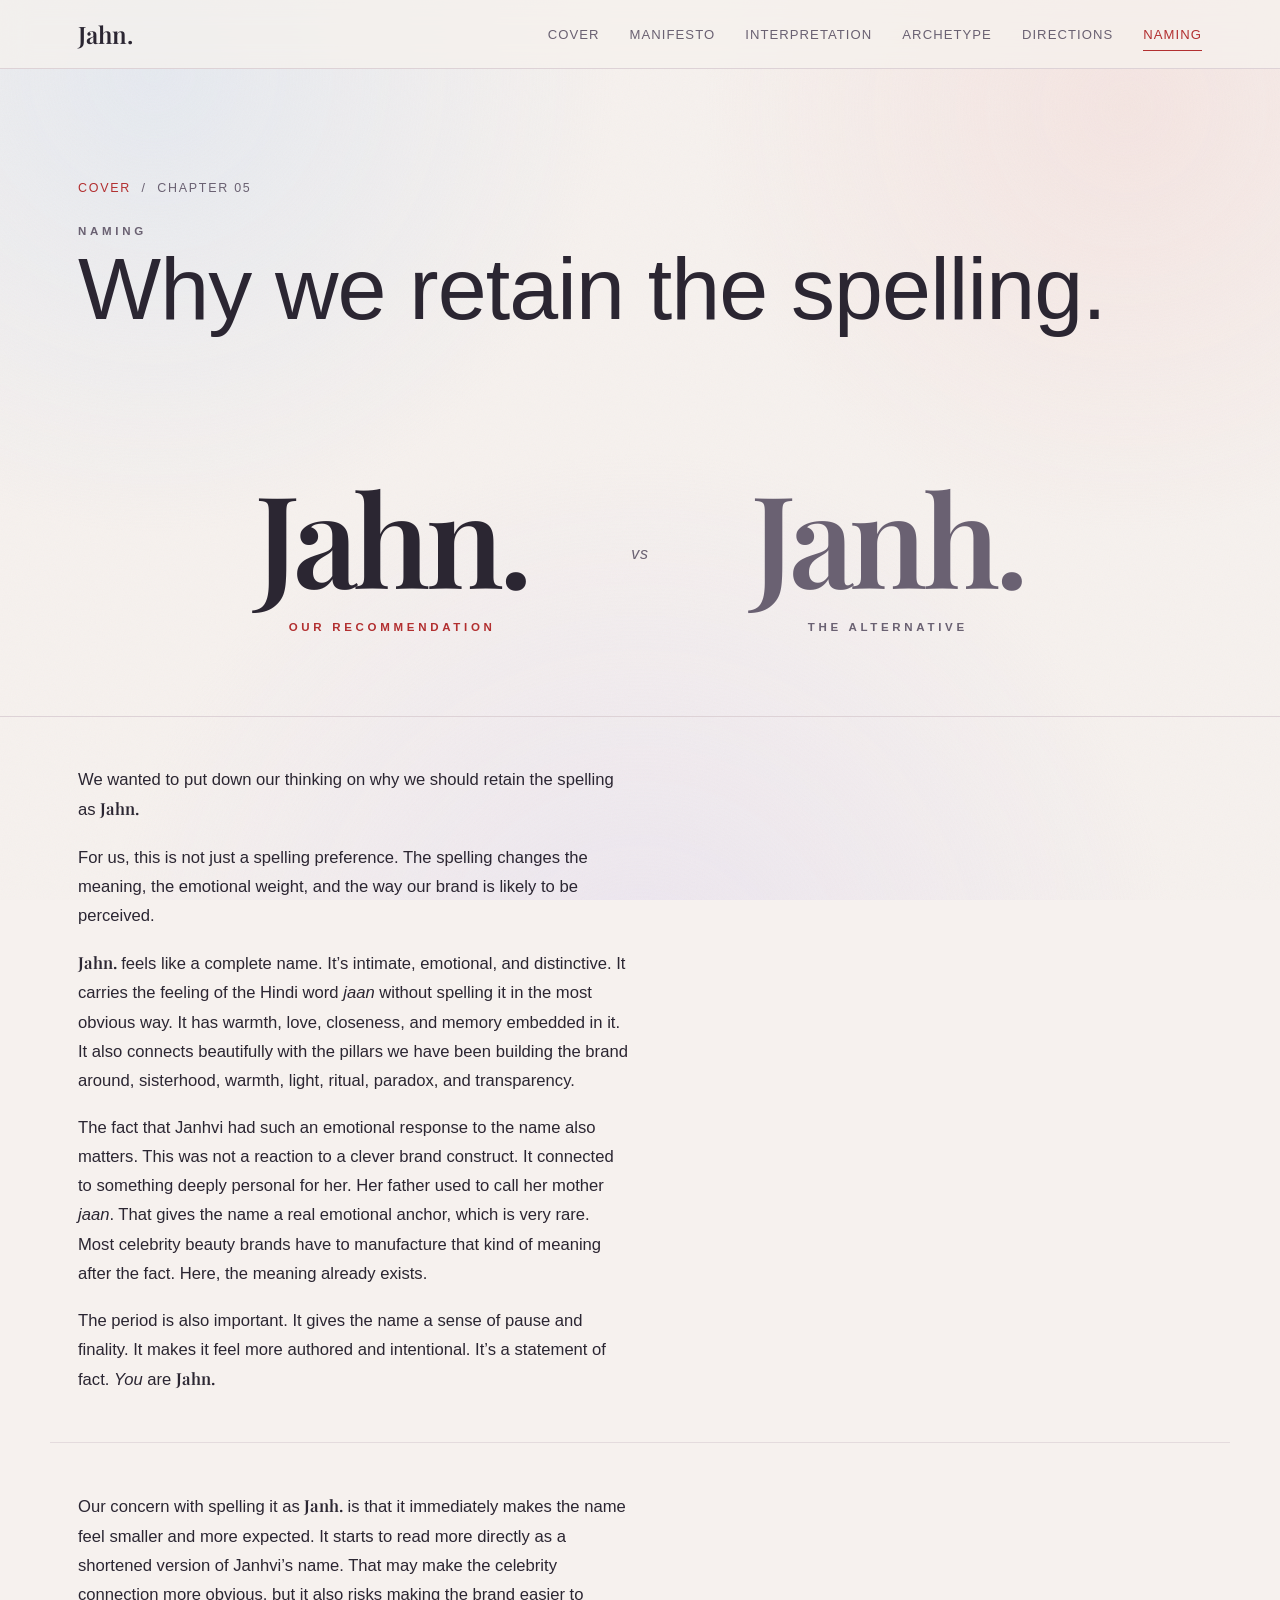
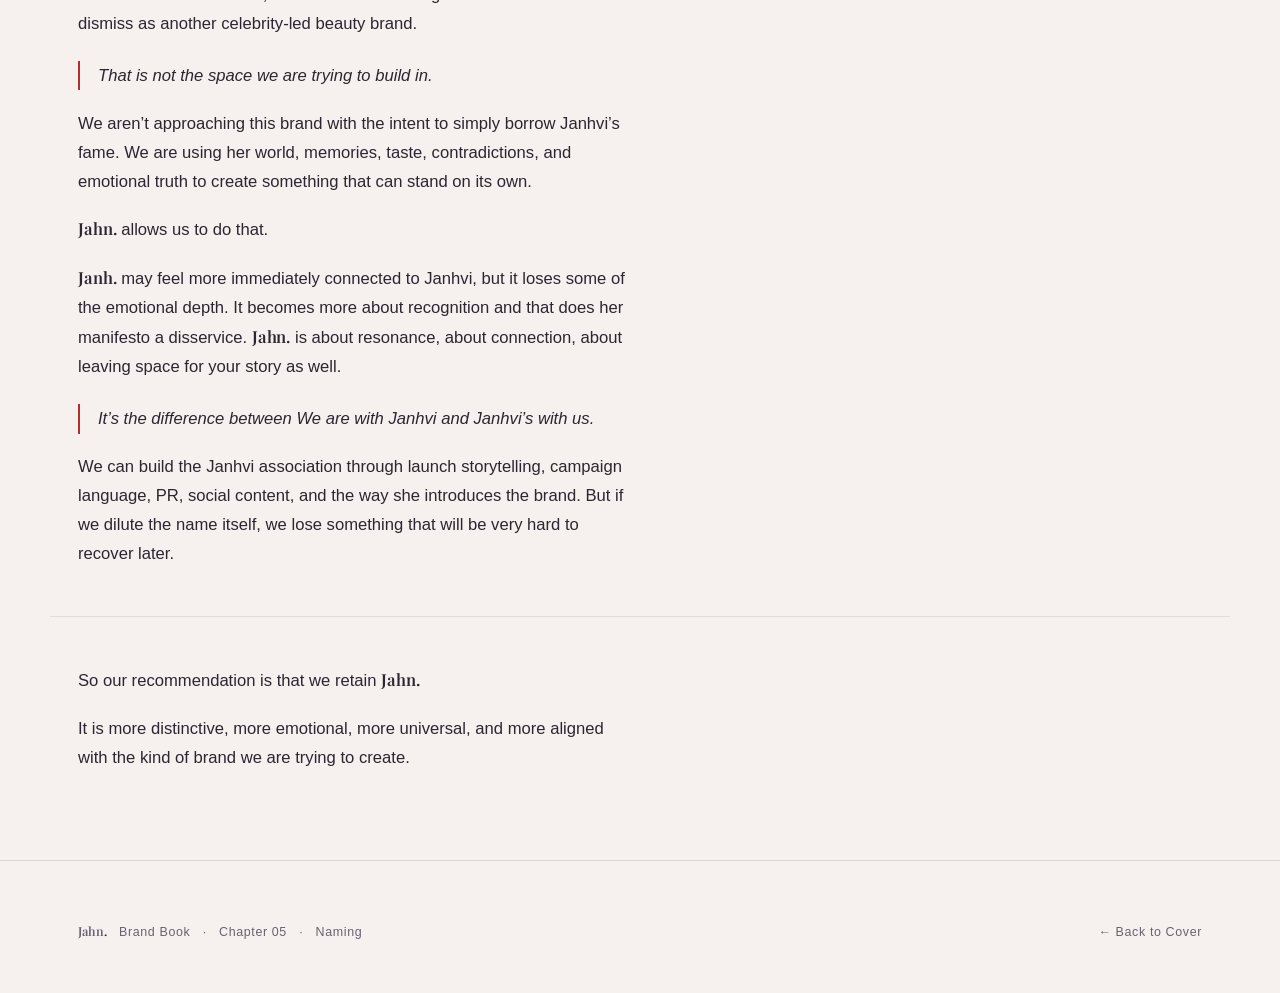
<file: naming.html>
<!doctype html>
<html lang="en">
<head>
  <meta charset="utf-8" />
  <meta name="viewport" content="width=device-width,initial-scale=1" />
  <title>Naming — Jahn.</title>
  <meta name="description" content="Why we retain the spelling as Jahn." />
  <link rel="stylesheet" href="styles.css" />
</head>
<body>

  <header class="nav">
    <div class="wrap nav-inner">
      <a href="index.html" class="brand">Jahn<span class="dot">.</span></a>
      <button class="nav-toggle" aria-label="Menu">☰</button>
      <nav class="nav-links">
        <a href="index.html">Cover</a>
        <a href="manifesto.html">Manifesto</a>
        <a href="interpretation.html">Interpretation</a>
        <a href="archetype.html">Archetype</a>
        <a href="directions.html">Directions</a>
        <a href="naming.html">Naming</a>
      </nav>
    </div>
  </header>

  <main>

    <section class="page-intro">
      <div class="wrap">
        <p class="crumbs reveal"><a href="index.html">Cover</a> &nbsp;/&nbsp; Chapter 05</p>
        <span class="eyebrow reveal">Naming</span>
        <h1 class="display reveal">Why we retain&nbsp;the&nbsp;spelling.</h1>
      </div>
    </section>

    <section class="naming-compare-section">
      <div class="wrap">
        <div class="naming-compare reveal">
          <div class="naming-option naming-option--chosen">
            <span class="naming-mark wordmark">Jahn<span class="dot">.</span></span>
            <span class="eyebrow naming-label">Our recommendation</span>
          </div>
          <span class="naming-vs" aria-hidden="true">vs</span>
          <div class="naming-option naming-option--alt">
            <span class="naming-mark wordmark">Janh<span class="dot">.</span></span>
            <span class="eyebrow naming-label">The alternative</span>
          </div>
        </div>
      </div>
    </section>

    <hr class="divider" />

    <article class="naming">

      <section class="interp-block">
        <div class="wrap">
          <div class="measure reveal">
            <p>We wanted to put down our thinking on why we should retain the spelling as <span class="wordmark">Jahn<span class="dot">.</span></span></p>

            <p>For us, this is not just a spelling preference. The spelling changes the meaning, the emotional weight, and the way our brand is likely to be perceived.</p>

            <p><span class="wordmark">Jahn<span class="dot">.</span></span> feels like a complete name. It’s intimate, emotional, and distinctive. It carries the feeling of the Hindi word <em>jaan</em> without spelling it in the most obvious way. It has warmth, love, closeness, and memory embedded in it. It also connects beautifully with the pillars we have been building the brand around, sisterhood, warmth, light, ritual, paradox, and transparency.</p>

            <p>The fact that Janhvi had such an emotional response to the name also matters. This was not a reaction to a clever brand construct. It connected to something deeply personal for her. Her father used to call her mother <em>jaan</em>. That gives the name a real emotional anchor, which is very rare. Most celebrity beauty brands have to manufacture that kind of meaning after the fact. Here, the meaning already exists.</p>

            <p>The period is also important. It gives the name a sense of pause and finality. It makes it feel more authored and intentional. It’s a statement of fact. <em>You</em> are <span class="wordmark">Jahn<span class="dot">.</span></span></p>
          </div>
        </div>
      </section>

      <hr class="rule-soft" />

      <section class="interp-block">
        <div class="wrap">
          <div class="measure reveal">
            <p>Our concern with spelling it as <span class="wordmark">Janh<span class="dot">.</span></span> is that it immediately makes the name feel smaller and more expected. It starts to read more directly as a shortened version of Janhvi’s name. That may make the celebrity connection more obvious, but it also risks making the brand easier to dismiss as another celebrity-led beauty brand.</p>

            <p class="interp-aside">That is not the space we are trying to build in.</p>

            <p>We aren’t approaching this brand with the intent to simply borrow Janhvi’s fame. We are using her world, memories, taste, contradictions, and emotional truth to create something that can stand on its own.</p>

            <p><span class="wordmark">Jahn<span class="dot">.</span></span> allows us to do that.</p>

            <p><span class="wordmark">Janh<span class="dot">.</span></span> may feel more immediately connected to Janhvi, but it loses some of the emotional depth. It becomes more about recognition and that does her manifesto a disservice. <span class="wordmark">Jahn<span class="dot">.</span></span> is about resonance, about connection, about leaving space for your story as well.</p>

            <p class="interp-aside">It’s the difference between We are with Janhvi and Janhvi’s with <em>us</em>.</p>

            <p>We can build the Janhvi association through launch storytelling, campaign language, PR, social content, and the way she introduces the brand. But if we dilute the name itself, we lose something that will be very hard to recover later.</p>
          </div>
        </div>
      </section>

      <hr class="rule-soft" />

      <section class="interp-block">
        <div class="wrap">
          <div class="measure reveal">
            <p>So our recommendation is that we retain <span class="wordmark">Jahn<span class="dot">.</span></span></p>

            <p class="interp-closer">It is more distinctive, more emotional, more universal, and more aligned with the kind of brand we are trying to create.</p>
          </div>
        </div>
      </section>

    </article>

  </main>

  <footer class="foot">
    <div class="wrap foot-inner">
      <small><span class="wordmark">Jahn<span class="dot">.</span></span> &nbsp; Brand Book &nbsp; · &nbsp; Chapter 05 &nbsp; · &nbsp; Naming</small>
      <small><a href="index.html">← Back to Cover</a></small>
    </div>
  </footer>

  <script src="app.js"></script>
</body>
</html>
</file>
<file: styles.css>
/* ============================================================
   JAHN. — Brand Book
   Shared stylesheet
   ============================================================ */

@import url('https://fonts.googleapis.com/css2?family=Playfair+Display:wght@600&display=swap');

:root{
  /* Palette — soft, cool-leaning pastel with a deep ink + a true red accent */
  --ink:        #2b2632;   /* aubergine-ink for text */
  --ink-soft:   #6a6172;
  --paper:      #f6f1ee;   /* warm off-white */
  --paper-2:    #efe7f0;   /* lavender tint */
  --blush:      #f3d9d6;
  --lav:        #e3dcf0;
  --blue:       #d8e3f1;
  --cream:      #f7efe6;
  --champagne:  #ece2d8;
  --red:        #b22f30;   /* Jahn red — the lip, the wordmark accent */
  --red-soft:   #c95657;
  --line:       #ddd2d6;

  --maxw: 1180px;
  --serif: "Helvetica Neue", Helvetica, Arial, sans-serif;
  --sans:  "Helvetica Neue", Helvetica, Arial, sans-serif;

  --ease: cubic-bezier(.22,.61,.36,1);
}

*{ box-sizing:border-box; margin:0; padding:0; }

html{ scroll-behavior:smooth; }

body{
  font-family:var(--sans);
  color:var(--ink);
  background:var(--paper);
  line-height:1.6;
  font-weight:400;
  -webkit-font-smoothing:antialiased;
  overflow-x:hidden;
}

/* prismatic film over the whole page background */
body::before{
  content:"";
  position:fixed; inset:0;
  background:
    radial-gradient(60vw 60vw at 12% 8%,  rgba(216,227,241,.55), transparent 60%),
    radial-gradient(55vw 55vw at 88% 12%, rgba(243,217,214,.50), transparent 60%),
    radial-gradient(70vw 70vw at 50% 110%,rgba(227,220,240,.55), transparent 60%);
  z-index:-2;
  pointer-events:none;
}
/* faint grain */
body::after{
  content:"";
  position:fixed; inset:0;
  opacity:.035; z-index:-1; pointer-events:none;
  background-image:url("data:image/svg+xml,%3Csvg xmlns='http://www.w3.org/2000/svg' width='120' height='120'%3E%3Cfilter id='n'%3E%3CfeTurbulence type='fractalNoise' baseFrequency='.85' numOctaves='2'/%3E%3C/filter%3E%3Crect width='100%25' height='100%25' filter='url(%23n)'/%3E%3C/svg%3E");
}

img{ max-width:100%; display:block; }
a{ color:inherit; text-decoration:none; }

.wrap{ max-width:var(--maxw); margin:0 auto; padding:0 28px; }

/* ---------- Typography ---------- */
h1,h2,h3,h4{ font-family:var(--serif); font-weight:400; line-height:1.05; letter-spacing:-.01em; }
.display{ font-size:clamp(3rem,9vw,7.5rem); font-weight:300; }
.eyebrow{
  font-family:var(--sans); font-size:.72rem; letter-spacing:.32em;
  text-transform:uppercase; color:var(--ink-soft); font-weight:600;
}
.lead{ font-family:var(--serif); font-size:clamp(1.25rem,2.4vw,1.9rem); font-weight:300; line-height:1.35; font-style:italic; }
.serif-italic{ font-style:italic; }
.red{ color:var(--red); }

p{ font-size:1.02rem; }
.measure{ max-width:62ch; }

/* the Jahn diamond-heart mark, drawn in CSS */
.mark{ display:inline-block; width:1em; height:1em; vertical-align:-.12em; }

/* ---------- Top nav ---------- */
.nav{
  position:sticky; top:0; z-index:100;
  backdrop-filter:blur(14px);
  background:rgba(246,241,238,.72);
  border-bottom:1px solid var(--line);
}
.nav-inner{ display:flex; align-items:center; justify-content:space-between; height:68px; }
.brand, .wordmark{
  font-family:'Playfair Display', Georgia, serif;
  font-weight:600;
  font-style:normal;
  text-transform:none;
  font-variant:normal;
  letter-spacing:-.005em;
}
.brand{
  font-size:1.5rem;
  display:flex; align-items:center; gap:.02em;
}
.brand .dot, .wordmark .dot{ color:var(--ink); }
.nav-links{ display:flex; gap:30px; align-items:center; }
.nav-links a{
  font-size:.82rem; letter-spacing:.08em; text-transform:uppercase;
  color:var(--ink-soft); font-weight:500; position:relative; padding:4px 0;
  transition:color .3s var(--ease);
}
.nav-links a:hover{ color:var(--ink); }
.nav-links a.active{ color:var(--red); }
.nav-links a::after{
  content:""; position:absolute; left:0; bottom:-2px; height:1px; width:0;
  background:var(--red); transition:width .35s var(--ease);
}
.nav-links a:hover::after, .nav-links a.active::after{ width:100%; }

.nav-toggle{ display:none; background:none; border:0; cursor:pointer; font-size:1.4rem; color:var(--ink); }

@media(max-width:860px){
  .nav-links{
    position:fixed; inset:68px 0 auto 0;
    flex-direction:column; gap:0; align-items:stretch;
    background:rgba(246,241,238,.97); backdrop-filter:blur(14px);
    border-bottom:1px solid var(--line);
    max-height:0; overflow:hidden; transition:max-height .4s var(--ease);
  }
  .nav-links.open{ max-height:420px; }
  .nav-links a{ padding:16px 28px; border-top:1px solid var(--line); }
  .nav-toggle{ display:block; }
}

/* ---------- Hero ---------- */
.hero{ padding:clamp(70px,12vw,150px) 0 clamp(50px,8vw,90px); position:relative; }
.hero .display{ position:relative; }
.hero .sub{ margin-top:24px; }

/* prism bar */
.prism{
  height:6px; border-radius:3px; margin:0 0 4px;
  background:linear-gradient(90deg,#f3d9d6,#e3dcf0,#d8e3f1,#e3f0e6,#f7efe6,#f3d9d6);
  background-size:200% 100%;
  animation:prismshift 9s linear infinite;
}
@keyframes prismshift{ to{ background-position:200% 0; } }

/* ---------- Sections ---------- */
section{ padding:clamp(48px,7vw,92px) 0; }
.section-head{ margin-bottom:40px; }
.section-head h2{ font-size:clamp(2rem,4.6vw,3.4rem); margin-top:10px; }

.divider{ height:1px; background:var(--line); border:0; }

/* cards / grids */
.grid{ display:grid; gap:26px; }
.g3{ grid-template-columns:repeat(3,1fr); }
.g2{ grid-template-columns:repeat(2,1fr); }
@media(max-width:900px){ .g3{ grid-template-columns:1fr 1fr; } }
@media(max-width:620px){ .g3,.g2{ grid-template-columns:1fr; } }

.card{
  background:rgba(255,255,255,.5);
  border:1px solid var(--line);
  border-radius:18px; padding:30px;
  transition:transform .4s var(--ease), box-shadow .4s var(--ease);
}
.card:hover{ transform:translateY(-4px); box-shadow:0 20px 50px -28px rgba(43,38,50,.4); }
.card .num{ font-family:var(--serif); font-size:2.2rem; color:var(--red); font-style:italic; line-height:1; }
.card h3{ font-size:1.35rem; margin:14px 0 8px; }

/* pill */
.pill{
  display:inline-block; font-size:.7rem; letter-spacing:.18em; text-transform:uppercase;
  font-weight:600; padding:6px 14px; border-radius:999px; border:1px solid var(--line);
  color:var(--ink-soft); background:rgba(255,255,255,.4);
}

/* quote block */
.pull{
  font-family:var(--serif); font-weight:300; font-style:italic;
  font-size:clamp(1.5rem,3.6vw,2.6rem); line-height:1.28; color:var(--ink);
  padding-left:26px; border-left:3px solid var(--red); max-width:24ch;
}

/* ---------- Footer ---------- */
.foot{ padding:60px 0 50px; border-top:1px solid var(--line); margin-top:40px; }
.foot-inner{ display:flex; justify-content:space-between; align-items:flex-end; flex-wrap:wrap; gap:24px; }
.foot small{ color:var(--ink-soft); font-size:.78rem; letter-spacing:.05em; }

/* reveal-on-scroll */
.reveal{ opacity:0; transform:translateY(26px); transition:opacity .8s var(--ease), transform .8s var(--ease); }
.reveal.in{ opacity:1; transform:none; }

/* ---------- Page-intro band ---------- */
.page-intro{ padding:clamp(56px,9vw,110px) 0 clamp(30px,5vw,60px); }
.page-intro .display{ font-size:clamp(2.6rem,7vw,5.5rem); }
.crumbs{ font-size:.78rem; letter-spacing:.14em; text-transform:uppercase; color:var(--ink-soft); margin-bottom:18px; }
.crumbs a{ color:var(--red); }

/* ---------- Cover ---------- */
.cover-meta{ display:flex; gap:14px; align-items:center; margin-bottom:36px; }
.cover-meta-dot{ color:var(--ink-soft); }
.cover-mark{ font-weight:600; letter-spacing:-.035em; margin-bottom:30px; font-size:clamp(2.8rem,8.5vw,7rem); }
.cover-prism{ max-width:220px; margin:0 0 50px; }
.cover-attrib{ margin-top:30px; }

.cover-toc{ padding-top:0; }
.toc{ list-style:none; border-top:1px solid var(--line); }
.toc li{ border-bottom:1px solid var(--line); }
.toc a{
  display:grid;
  grid-template-columns:80px 1fr auto;
  align-items:baseline;
  gap:30px;
  padding:28px 8px;
  transition:padding .35s var(--ease), color .3s var(--ease);
}
.toc a:hover{ padding-left:20px; color:var(--red); }
.toc-num{
  font-family:var(--serif); font-style:italic; font-weight:300;
  color:var(--red); font-size:1.4rem;
}
.toc-title{ font-family:var(--serif); font-size:clamp(1.4rem,2.6vw,2rem); font-weight:400; }
.toc-note{
  font-family:var(--sans); font-size:.78rem; letter-spacing:.14em;
  text-transform:uppercase; color:var(--ink-soft); font-weight:500;
  text-align:right;
}
.toc-note .wordmark{
  font-family:var(--sans);
  font-weight:500;
  font-size:1em;
  letter-spacing:inherit;
  line-height:inherit;
  color:var(--ink);
}
@media(max-width:620px){
  .toc a{ grid-template-columns:54px 1fr; gap:18px; padding:22px 4px; }
  .toc-note{ grid-column:2; text-align:left; margin-top:4px; }
}

/* ---------- Manifesto ---------- */
.manifesto-attrib{ margin-top:28px; }
.manifesto{ padding-bottom:60px; }
.manifesto-block{ padding:clamp(42px,6vw,72px) 0; }
.manifesto-block .eyebrow{ display:block; margin-bottom:26px; }
.manifesto-block p{ font-size:1.04rem; line-height:1.75; }
.manifesto-block p + p{ margin-top:1.1em; }
.manifesto-block strong{ font-weight:500; color:var(--ink); }

.rule-soft{ height:1px; background:var(--line); border:0; max-width:var(--maxw); margin:0 auto; opacity:.7; }

.manifesto-points{
  list-style:none;
  display:grid; gap:22px;
  max-width:62ch;
}
.manifesto-points li{
  display:grid;
  grid-template-columns:60px 1fr;
  gap:20px;
  align-items:baseline;
  padding-bottom:22px;
  border-bottom:1px solid var(--line);
}
.manifesto-points li:last-child{ border-bottom:0; }
.mp-num{
  font-family:var(--serif); font-style:italic; font-weight:300;
  color:var(--red); font-size:1.35rem; line-height:1;
}
.mp-body{ font-size:1.04rem; line-height:1.6; }

.manifesto-eg{
  font-family:var(--serif); font-style:italic;
  border-left:2px solid var(--red); padding-left:18px;
  margin-bottom:24px; color:var(--ink);
}
.manifesto-list{
  list-style:none;
  display:grid; gap:10px;
  padding-left:0;
}
.manifesto-list li{
  font-family:var(--sans); font-size:1.02rem;
  padding:10px 0; border-bottom:1px solid var(--line);
}
.manifesto-list li::before{
  content:"·"; color:var(--red); margin-right:14px; font-weight:700;
}
.manifesto-list li:last-child{ border-bottom:0; }

.manifesto-worldbuild p{
  font-family:var(--serif); font-style:italic; font-weight:300;
  font-size:1.15rem; color:var(--ink-soft);
}
.manifesto-worldbuild p + p{ margin-top:.6em; }

/* ---------- Interpretation ---------- */
.interp-block{ padding:clamp(28px,4vw,48px) 0; }
.interp-block + .interp-block{ padding-top:0; }
.interp-block p{ font-size:1.04rem; line-height:1.75; }
.interp-block p + p{ margin-top:1.1em; }
.interp-aside{
  font-style:italic;
  color:var(--ink);
  border-left:2px solid var(--red);
  padding-left:18px;
  margin-top:1.4em !important;
}

.interp-triad-block{ padding-top:clamp(12px,2vw,24px); padding-bottom:clamp(12px,2vw,24px); }
.interp-triad{
  list-style:none; padding-left:0;
  max-width:62ch;
  margin-top:22px;
  border-top:1px solid var(--line);
}
.interp-triad li{
  padding:18px 0;
  border-bottom:1px solid var(--line);
  font-size:1.04rem; line-height:1.55;
}
.interp-triad li strong{ font-weight:600; color:var(--ink); }

/* Three principles spine */
.principles-section{ padding:clamp(48px,7vw,80px) 0; }
.principles-section .section-head h2{ margin-top:8px; }
.principles-intro{ margin-top:18px; color:var(--ink-soft); }
.principles{ list-style:none; padding-left:0; margin-top:50px; }
.principle{
  display:grid; grid-template-columns:140px 1fr;
  gap:40px; align-items:start;
  padding:clamp(36px,5vw,56px) 0;
  border-top:1px solid var(--line);
}
.principle:last-child{ border-bottom:1px solid var(--line); }
.principle-num{
  font-family:var(--serif);
  font-weight:300;
  font-size:clamp(2.6rem,5vw,4rem);
  color:var(--red);
  line-height:1;
  letter-spacing:-.02em;
}
.principle-title{
  font-size:clamp(1.6rem,3.4vw,2.4rem);
  font-weight:400; line-height:1.15;
  margin-bottom:18px;
  letter-spacing:-.01em;
}
.principle-body p{
  font-size:1.05rem; line-height:1.65;
  max-width:56ch;
}
@media(max-width:760px){
  .principle{ grid-template-columns:1fr; gap:14px; }
  .principle-num{ font-size:2.4rem; }
}

/* Transparency intro */
.transparency-intro{ padding-top:clamp(60px,9vw,110px); padding-bottom:clamp(20px,4vw,40px); }
.transparency-display{ font-size:clamp(3rem,8vw,6rem); margin-top:6px; }
.transparency .interp-closer{
  font-size:1.1rem; line-height:1.7;
  border-left:2px solid var(--red);
  padding-left:20px;
}

/* ---------- Archetype ---------- */
.archetype-display{ letter-spacing:-.015em; }
.archetype-cross{
  font-weight:300;
  font-style:normal;
  margin:0 .12em;
  display:inline-block;
  transform:translateY(-.05em);
}

.archetype-option{ padding:clamp(48px,7vw,80px) 0 clamp(20px,3vw,32px); }
.option-label{ display:block; margin-bottom:18px; color:var(--red); }

.attributes-section{ padding:clamp(28px,4vw,48px) 0 clamp(48px,7vw,80px); }
.attributes-section .section-head{ margin-bottom:28px; }
.attributes-section .section-head h3{
  font-size:1.1rem; font-weight:500;
  letter-spacing:.02em;
}

/* ---------- Directions ---------- */
.direction-header{ padding:clamp(48px,7vw,80px) 0 clamp(20px,3vw,32px); }
.direction-header .lead{ margin-top:22px; }

.gallery-section{ padding:clamp(20px,3vw,40px) 0 clamp(48px,7vw,80px); }

.family{
  padding:clamp(28px,4vw,40px) 0;
  border-top:1px solid var(--line);
}
.family:last-child{ border-bottom:1px solid var(--line); }
.family-label{
  display:block;
  margin-bottom:22px;
}
.family-grid{
  display:grid;
  grid-template-columns:repeat(4,1fr);
  gap:16px;
}
.product{
  aspect-ratio:1 / 1;
  background:#ffffff;
  border:1px solid var(--line);
  display:flex; align-items:center; justify-content:center;
  margin:0;
  overflow:hidden;
}
.product img{
  max-width:78%;
  max-height:78%;
  width:auto; height:auto;
  object-fit:contain;
}

@media(max-width:1000px){
  .family-grid{ grid-template-columns:repeat(3,1fr); }
}
@media(max-width:700px){
  .family-grid{ grid-template-columns:repeat(2,1fr); gap:12px; }
}

/* ---------- Naming ---------- */
.naming-compare-section{ padding:clamp(40px,6vw,80px) 0 clamp(48px,7vw,80px); }
.naming-compare{
  display:flex; align-items:center; justify-content:center;
  gap:clamp(40px,8vw,120px);
  flex-wrap:wrap;
}
.naming-option{
  display:flex; flex-direction:column; align-items:center;
  gap:18px;
}
.naming-mark{
  font-size:clamp(3.6rem,11vw,8rem);
  line-height:1;
  letter-spacing:-.035em;
  color:var(--ink);
}
.naming-option--alt .naming-mark{ color:var(--ink-soft); }
.naming-option--alt .naming-mark .dot{ color:var(--ink-soft); }
.naming-label{ display:block; }
.naming-option--chosen .naming-label{ color:var(--red); }
.naming-vs{
  font-family:var(--serif);
  font-style:italic;
  font-size:1rem;
  color:var(--ink-soft);
  letter-spacing:.04em;
}
@media(max-width:620px){
  .naming-vs{ display:none; }
}
.attributes{
  display:grid;
  grid-template-columns:repeat(4,1fr);
  gap:0;
  border-top:1px solid var(--line);
}
.attr{
  padding:32px 28px 36px;
  border-bottom:1px solid var(--line);
  border-right:1px solid var(--line);
}
.attr:first-child{ padding-left:0; }
.attr:last-child{ padding-right:0; border-right:0; }
.attr dt.eyebrow{ display:block; margin-bottom:14px; }
.attr dd{
  font-size:1.05rem; line-height:1.5; color:var(--ink);
  font-weight:400;
}
@media(max-width:860px){
  .attributes{ grid-template-columns:repeat(2,1fr); }
  .attr{ padding:30px 24px 32px; border-right:1px solid var(--line); }
  .attr:nth-child(2n+1){ padding-left:0; }
  .attr:nth-child(2n){ padding-right:0; border-right:0; }
}
@media(max-width:560px){
  .attributes{ grid-template-columns:1fr; }
  .attr,
  .attr:first-child,
  .attr:last-child,
  .attr:nth-child(2n),
  .attr:nth-child(2n+1){
    padding:26px 0 28px;
    border-right:0;
  }
}
</file>
